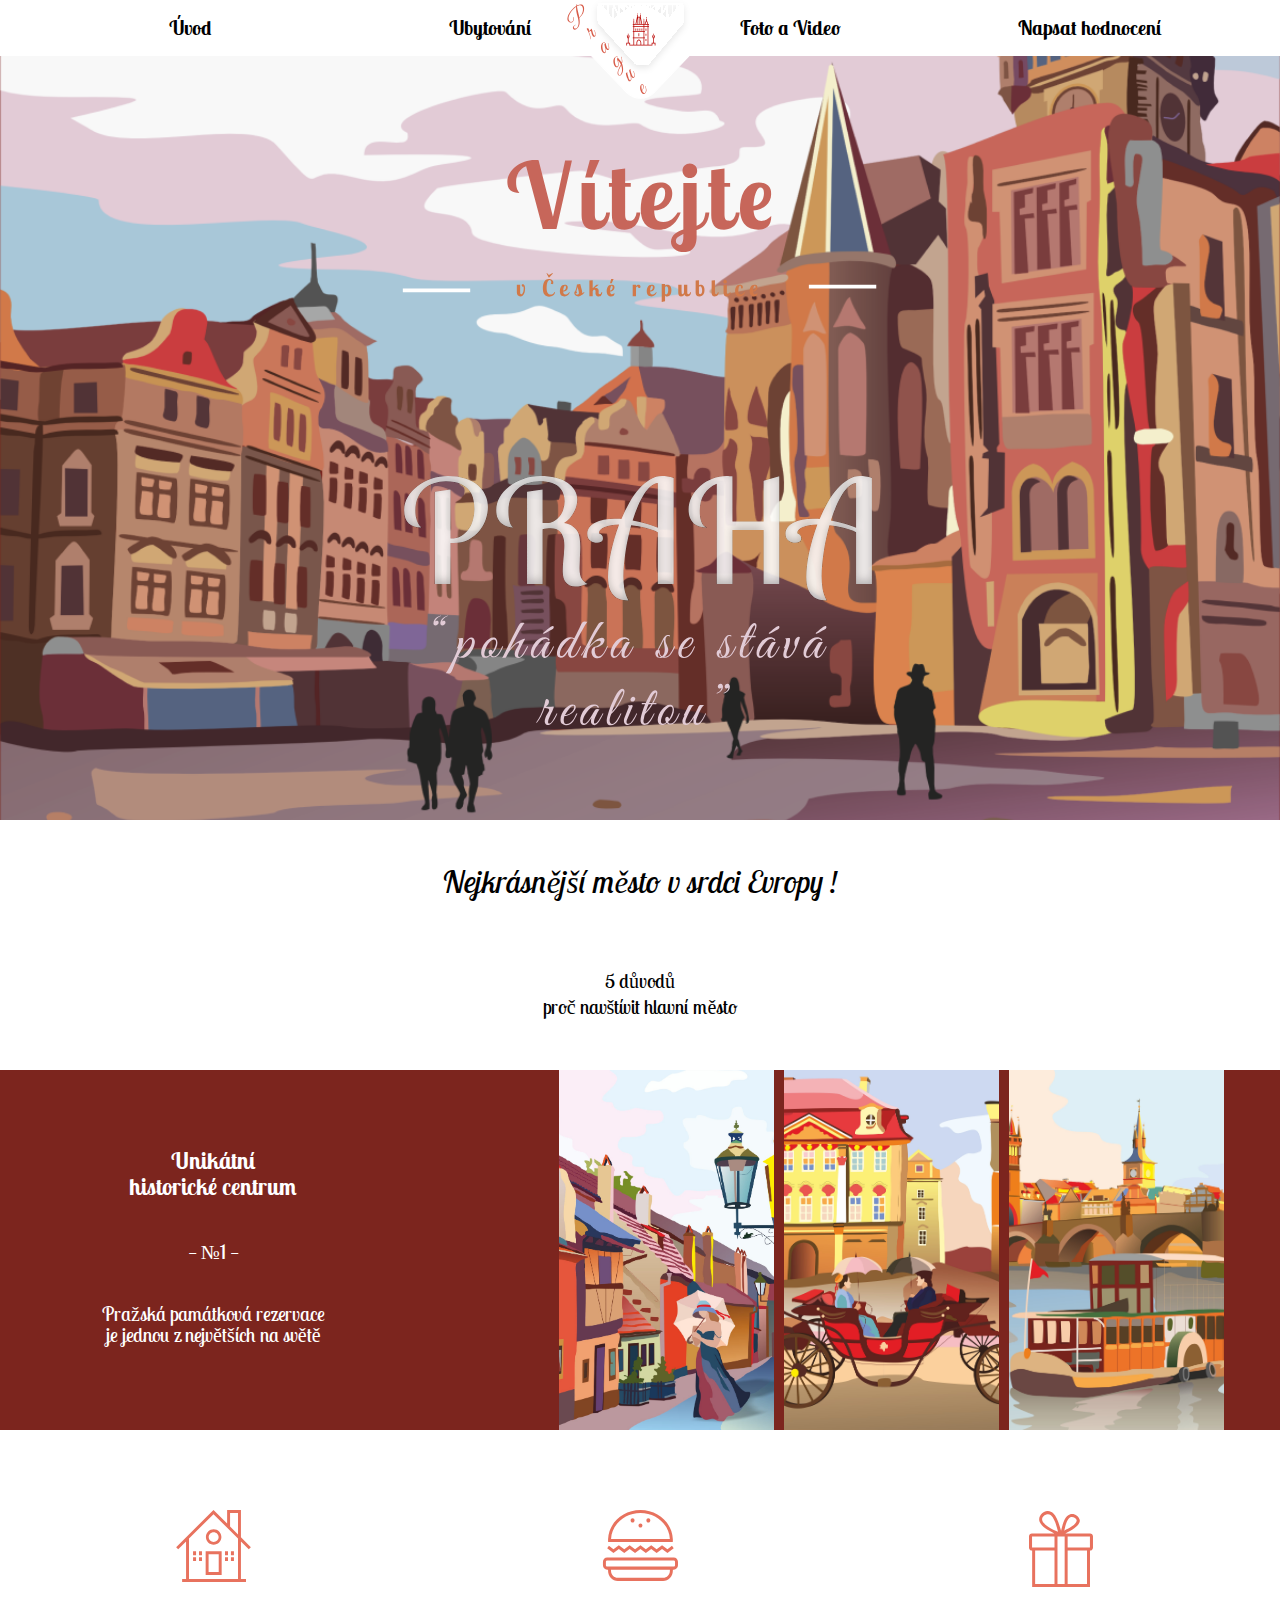
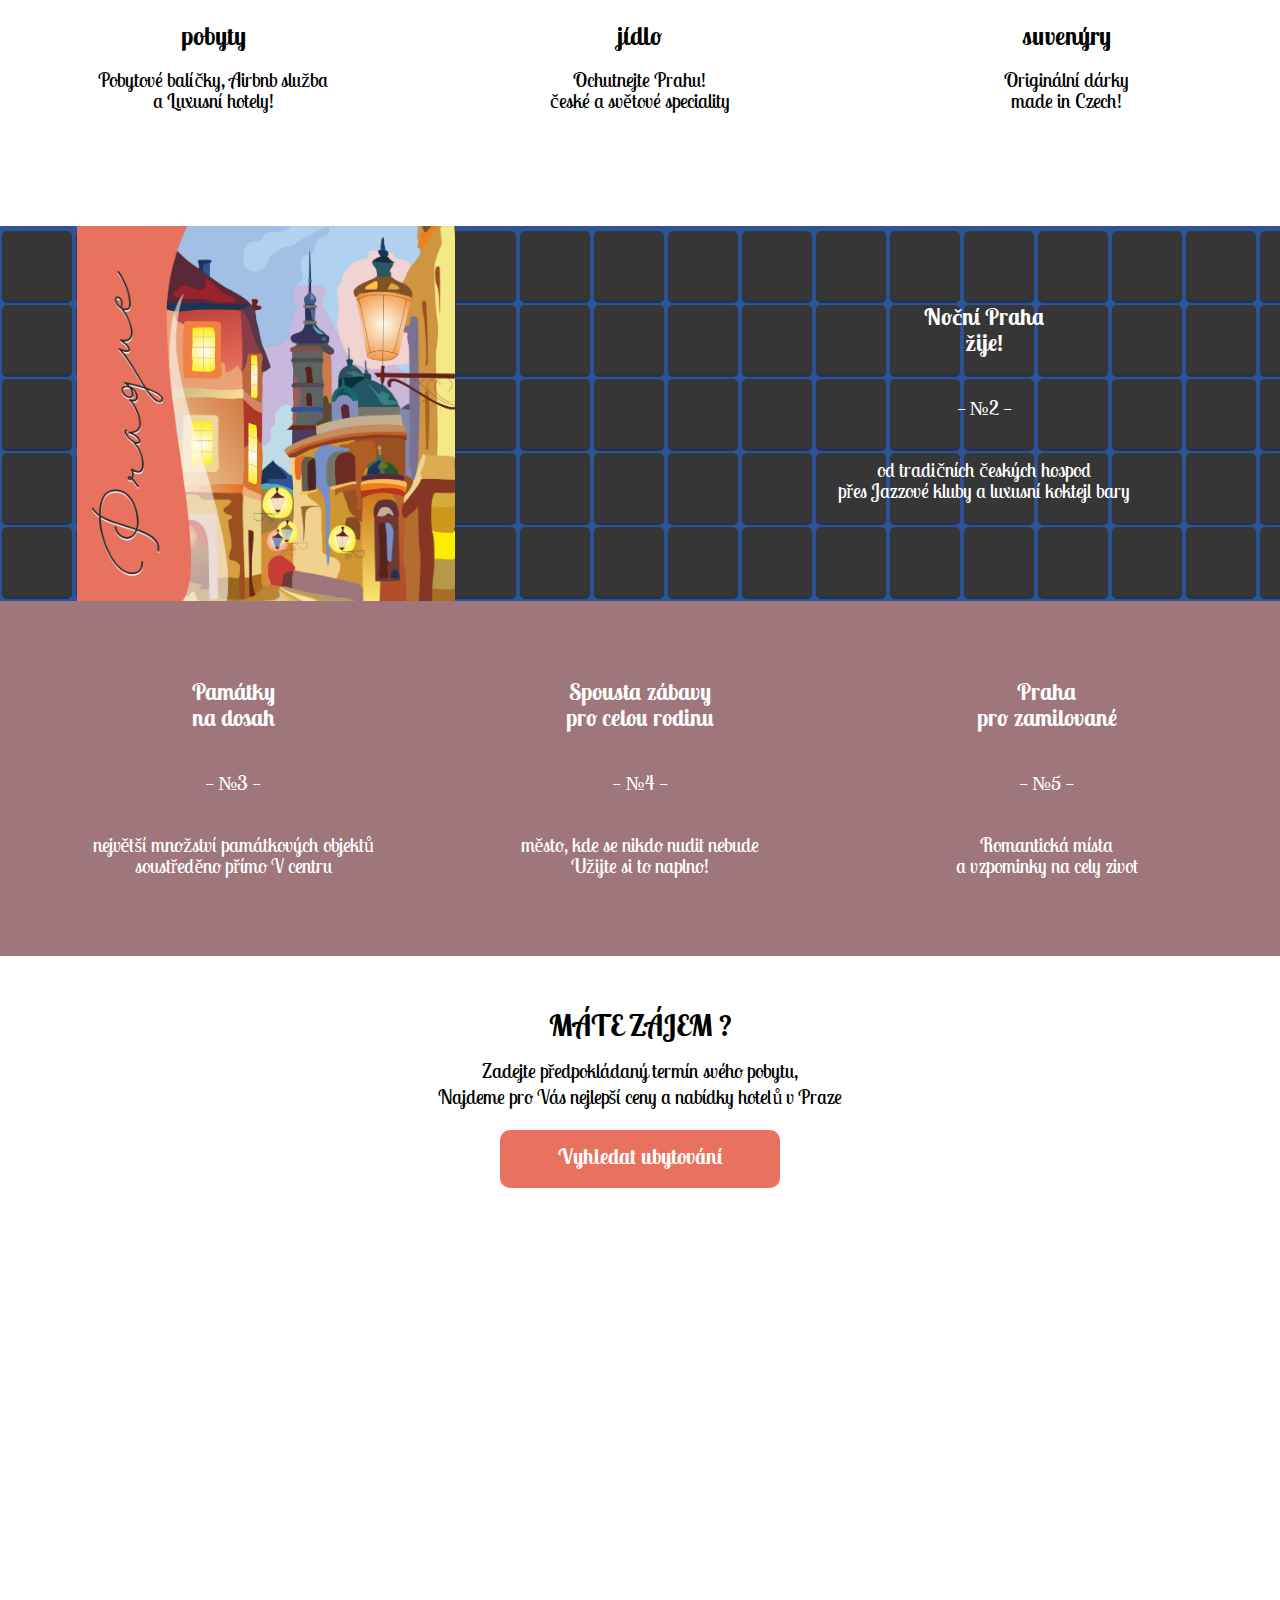
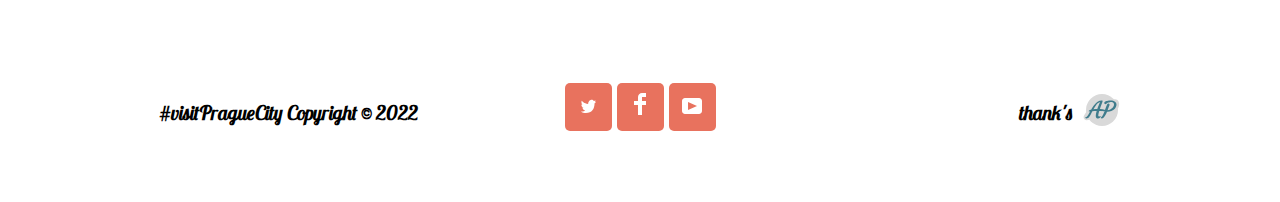
<file: index.html>
<!DOCTYPE html>
<html class="page" lang="cs">

<head>
  <meta charset="UTF-8">
  <meta name="viewport" content="width=device-width, initial-scale=1.0">
  <title>PragueCity</title>
  <link rel="stylesheet" href="css/style.css">
  <link rel="stylesheet" href="https://cdnjs.cloudflare.com/ajax/libs/font-awesome/6.1.1/css/all.min.css">
</head>

<body class="page__body">
  <header class="page-header">
    <a class="page-header__logo" href="#">
      <picture>
        <source media="(max-width: 768px)" srcset="svg/logo-prague-mob.svg" width="120" height="auto">
        <img src="svg/logo-prague.svg" alt="main_logo_Prague" width="137" height="68">
      </picture>
    </a>
    <nav class="main-nav main-nav--closed main-nav--nojs">
      <button class="main-nav__toggle" type="button">
        <span class="visually-hidden">menu</span>
      </button>
      <ul class="main-nav__list site-list">
        <li class="site-list__item"><a>Úvod</a></li>
        <li class="site-list__item"><a class="nav-hotels" href="/assets/hotels.html">Ubytování</a></li>
        <li class="site-list__item site-list__item--map"><a href="/assets/media.html">Foto a Video</a></li>
        <li class="site-list__item site-list__item--feedback"><a href="/assets/form.html">Napsat hodnocení</a></li>
      </ul>
    </nav>
  </header>
  <main class="page-main">
    <h1 class="visually-hidden">
      welcome to Prague !
    </h1>
    <section class="intro">
      <h2 class="visually-hidden">introduce Prague </h2>
      <div class="intro__logo">
        <img src="svg/intro-prague.svg" alt="logo_welcome_to_Prague" width="auto" height="auto">
      </div>
      <p class="intro__slogan-text">
        Nejkrásnější město <br>v srdci Evropy !
      </p>
    </section>
    <section class="advantages">
      <h2 class="visually-hidden">
        výhody
      </h2>
      <p class="advantages__text">
        5 důvodů <br> proč navštívit hlavní město
      </p>
      <ul class="advantages__list">
        <li class="advantages__item advantages__item--pic1">
          <div>
            <h3 class="advantages__title">
              Unikátní <br> historické centrum
            </h3>
            <p class="advantages__number">— №1 —</p>
            <p class="advatnages__description">
              Pražská památková rezervace <br> je jednou z největších na světě
            </p>
          </div>
          <div class="block-pic-1">
            <div class="hover-block">
              <div class="hover-conteiner">
                  <img src="./img/01.jpg" width="360" height="360" alt="">
              </div>
              <div class="hover-conteiner">
                  <img src="./img/02.jpg" width="360" height="360"  alt="">
              </div>
              <div class="hover-conteiner">
                  <img src="./img/03.jpg" width="360" height="360"  alt="">
              </div>
          </div>
          </div>
        </li>

        <div class="benefits">
          <h3 class="visually-hidden">
            benefity
          </h3>
          <div class="benefits-wrapper">
            <ul class="benefits__list">
              <il class="benefits__item benefits__item--housing">
                <h4 class="benefits__title">pobyty</h4>
                <p class="benefits_text"> Pobytové balíčky, Airbnb služba <br> a Luxusní hotely!</p>
              </il>
              <il class="benefits__item benefits__item--foods">
                <h4 class="benefits__title">jídlo</h4>
                <p class="benefits_text">Ochutnejte Prahu! <br>české a světové speciality</p>
              </il>
              <il class="benefits__item benefits__item--gifts">
                <h4 class="benefits__title">suvenýry</h4>
                <p class="benefits_text">Originální dárky<br> made in Czech!</p>
              </il>
            </ul>
            <ul class="benefits__list-icon">
              <li class="house"><img class="img-icon" src="./svg/icon-house.svg" alt=""></li>
              <li class="burger"><img class="img-icon"  src="./svg/icon-burger.svg" alt=""></li>
              <li class="gif"><img class="img-icon"  src="./svg/icon-gif.svg" alt=""></li>
            </ul>
          </div>
        </div>

        <li class="advantages__item advantages__item--pic2">
          <div class="advantages__item-hover-color-block">
            <h3 class="advantages__title advantages__title--shape">
              Noční Praha<br>žije!
            </h3>
            <p class="advantages__number">— №2 —</p>
            <p class="advatnages__description">
              od tradičních českých hospod<br> přes Jazzové kluby a luxusní koktejl bary
            </p>
          </div>
          <div class="block-pic-2"><div class="hover-color-container" id="container"> </div></div>
        </li>
        <div class="advantages-tablet-wrapper">
          <li class="advantages__item">
            <h3 class="advantages__title">
              Památky <br>na dosah
            </h3>
            <p class="advantages__number">— №3 —</p>
            <p class="advatnages__description">
              největší množství památkových objektů <br>soustředěno přímo V centru
            </p>
          </li>
          <li class="advantages__item">
            <div class="vector-line"></div>
            <h3 class="advantages__title">
              Spousta zábavy<br>pro celou rodinu
            </h3>
            <p class="advantages__number">— №4 —</p>
            <p class="advatnages__description">
              město, kde se nikdo nudit nebude <br> Užijte si to naplno!
            </p>
            <div class="vector-line"></div>
          </li>
          <li class="advantages__item">
            <h3 class="advantages__title">
              Praha<br>pro zamilované
            </h3>
            <p class="advantages__number">— №5 —</p>
            <p class="advatnages__description">
              Romantická místa <br>a vzpominky na cely zivot
            </p>
          </li>
        </div>
      </ul>
    </section>

    <section class="form-conteiner">
      <div class="form-wrapper">
        <h2 class="form__title">
          MÁTE ZÁJEM ?
        </h2>
        <p class="form__text">
          Zadejte předpokládaný termín svého pobytu, <br>
          Najdeme pro Vás nejlepší ceny a nabídky hotelů v Praze
        </p>
        <a class="search-link button button-action">
          Vyhledat ubytování
        </a>
        <iframe class="map"
          src="https://www.google.com/maps/embed?pb=!1m18!1m12!1m3!1d163930.5032554559!2d14.325538498676588!3d50.059805780816234!2m3!1f0!2f0!3f0!3m2!1i1024!2i768!4f13.1!3m3!1m2!1s0x470b939c0970798b%3A0x400af0f66164090!2sPraha!5e0!3m2!1scs!2scz!4v1637758942750!5m2!1scs!2scz"
          width="auto" height="200" style="border:0;" allowfullscreen="" loading="lazy"></iframe>
    </section>
    </div>
    <section class="search-form">

      <div class="search-form-box">
    
        <form id="searchForm"  class="search-form form">
    
          <div class="check-in">
            <label class="label-search-form" for="appointment-date-checkin">Příjezd:</label>
            <input class="date-in date" type="date" name="check-in" id="appointment-date-checkin">
          </div>
    
          <div class="check-out">
            <label class="label-search-form" for="appointment-date-checkout">Odjezd:</label>
            <input class="date-out date" type="date" name="check-out" id="appointment-date-checkout">
          </div>
    
          <div class="form-adults-children">
            <div class="adults">
              <label class="label-search-form appointment-adults" for="appointment-adults">Dospělí:</label>
              <input class="number" type="number" name="number-adults" min="1" max="10" id="appointment-adults"
                placeholder="2">
            </div>
    
            <div class="children">
              <label class="label-search-form appointment-children" for="appointment-children">Děti:</label>
              <input class="number" type="number" name="number-children" min="0" max="10" id="appointment-children"
                placeholder="0">
            </div>
          </div>
          <button class="button-search" type="submit">hledat</button>
        </form>
      </div>
    </section>
  </main>

  <footer class="page-footer">
    <div class="footer-wrapper">
      <div class="contact">
        <b class="contact__hashtag">#visitPragueCity</b>
        <b>Copyright © 2022</b>
      </div>
      <ul class="social__item">
        <li class="social__list"><a class="scial__link scial__link--twitter" href="#"><img src="svg/icon-twitter.svg"
              alt="icon-twitter" width="17px" height="15px"></a></li>
        <li class="social__list"><a class="scial__link scial__link--fb" href="#"><img src="svg/fb-icon.svg"
              alt="icon-fb" width="12" height="22"></a></li>
        <li class="social__list"><a class="scial__link scial__link--youtube" href="#"><img src="svg/youtube-icon.svg"
              alt="icon-youtube" width="20" height="16"></a></li>
      </ul>
      <div class="copyright">
        <b class="copyright__text">thank's</b>
        <a href="" class="copyright__link"> <img src="./svg/logoAP.svg" alt="logo-htmlacademy"></a>
      </div>
    </div>
  </footer>

<script src="js/main.js"></script>
<script src="js/search-form.js"></script>
<script src="js/hover-board.js"></script>

</body>

</html>
</file>
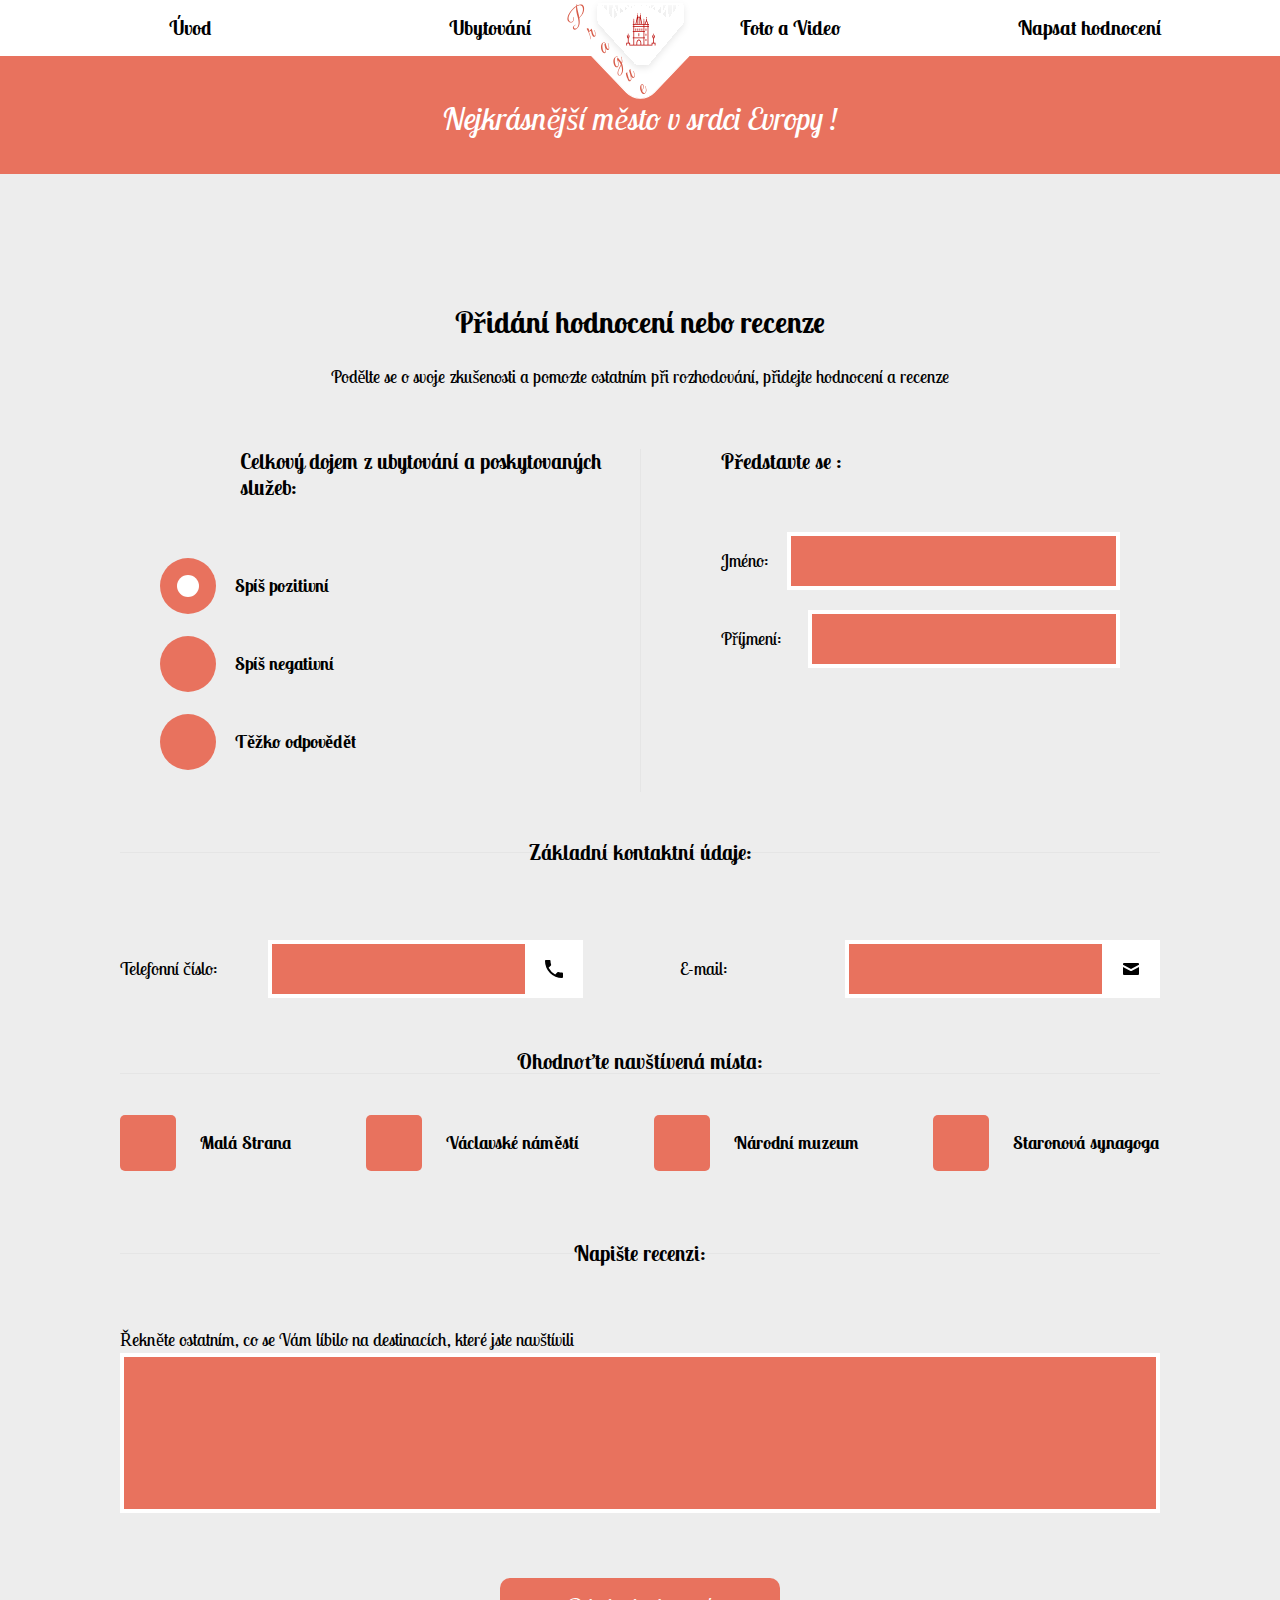
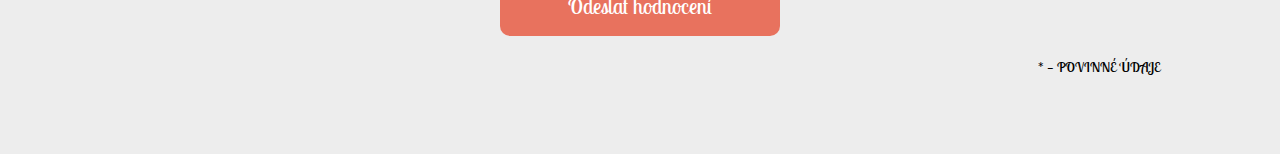
<file: assets/form.html>
<!DOCTYPE html>
<html class="page"  lang="cs">

	<head>
		<meta charset="UTF-8">
		<meta name="viewport" content="width=device-width, initial-scale=1.0">
		<title>Praguecity</title>
		<link rel="stylesheet" href="/css/style.css">
		<link rel="stylesheet" href="/css/form.css">
		<link rel="stylesheet" href="https://cdnjs.cloudflare.com/ajax/libs/font-awesome/6.1.1/css/all.min.css">
	  </head>

<body class="page__body">
  <header class="page-header">
    <a class="page-header__logo" href="/index.html">
      <picture>
        <source media="(max-width: 768px)" srcset="/svg/logo-prague-mob.svg" width="120" height="auto">
        <img src="/svg/logo-prague.svg" alt="main_logo_Prague" width="137" height="68">
      </picture>
    </a>
    <nav class="main-nav main-nav--closed main-nav--nojs">
      <button class="main-nav__toggle" type="button">
        <span class="visually-hidden">menu</span>
      </button>
      <ul class="main-nav__list site-list">
        <li class="site-list__item"><a href="/index.html">Úvod</a></li>
        <li class="site-list__item"><a class="nav-hotels" href="./hotels.html">Ubytování</a></li>
        <li class="site-list__item site-list__item--map"><a href="./media.html">Foto a Video</a></li>
        <li class="site-list__item site-list__item--feedback"><a>Napsat hodnocení</a></li>
      </ul>
    </nav>
  </header>
  <main class="page-main">
    <h1 class="visually-hidden">
      welcome to Prague !
    </h1>
	<section class="intro">
		<h2 class="visually-hidden">introduce Prague </h2>
	
		<p class="intro__slogan-text">
		  Nejkrásnější město <br>v srdci Evropy !
		</p>
	  </section>
  <main>

		<div class="form__wrapper">
			<form class="form" id="feedbackForm" >
				<div class="form__header">
					<div class="form__title form__title_header">Přidání hodnocení nebo recenze</div>
					<div class="form__text">Podělte se o svoje zkušenosti a pomozte ostatním při rozhodování, přidejte hodnocení a recenze</div>
				</div>
				<div class="form__item form__item_name">
					<div class="form__title form__title_left">Představte se :</div>
					
					<label for="name" class="form__label">
					<span class="form__caption">Jméno:</span>
						<input name="name" id="name" type="text" class="form__input form__input_name" required>
					</label>
					<label for="surname" class="form__label">
					<span class="form__caption">Příjmení:</span>
						<input name="surname" id="surname" type="text" class="form__input form__input_name form__input_surname"  required>
					</label>
				</div>
				
				<div class="form__item form__item_contacts">
					<div class="form__title form__title_contacts">Základní kontaktní údaje:</div>
					<label for="tel" class="form__label form__label_contacts form__label_tel">
						<span class="form__caption form__caption_contacts">Telefonní číslo:<span class="form__caption_desktop"></span> </span>
						<span class="form__inputWrapper form__inputWrapper_tel"><input class="form__input form__input_contacts form__input_tel" id="tel" type="tel" name="tel" required></span>
						<span class="form__caption form__caption_contacts form__error form__error_tel">
							Chyba, zkontrolujte telefonní číslo
						</span>
					</label>
					<label for="email" class="form__label form__label_contacts form__label_email">
						<span class="form__caption form__caption_contacts">E-mail: </span>
						<span class="form__inputWrapper form__inputWrapper_email"><input class="form__input form__input_contacts form__input_email" id="email" type="email" name="email"  required></span>
						<span class="form__caption form__caption_contacts form__error form__error_email">
							Chyba, zkontrolujte e-mail
						</span>
					</label>
					
				</div>
				
				
				<div class="form__item form__item_impression">
					<div class="form__title form__title_left form__title_impression">Celkový dojem z ubytování a poskytovaných služeb:</div>
					<input class="form__input form__input_hidden" id="good" type="radio" name="impression" value="good" checked>
					<label class="form__label form__label_click form__label_radio" for="good">Spíš pozitivní</label>
					<input id="bad" class="form__input form__input_hidden" type="radio" name="impression" value="bad">
					<label class="form__label form__label_click form__label_radio" for="bad">Spíš negativní</label>
					<input id="dunno" class="form__input form__input_hidden" type="radio" name="impression" value="dunno">
					<label class="form__label form__label_click form__label_radio" for="dunno">Těžko odpovědět</label>
				</div>
				
				
				<div class="form__item form__item_places">
					<div class="form__title form__title_places">Ohodnoťte navštívená místa:</div>
					
					<div class="form__inner">
							<input id="Devil" class="form__input form__input_hidden" type="checkbox" name="places" value="dunno">
							<label class="form__label form__label_click form__label_checkbox" for="Devil">Malá Strana</label>
							<input id="Slide" class="form__input form__input_hidden" type="checkbox" name="places" value="dunno">
							<label class="form__label form__label_click form__label_checkbox" for="Slide">Národní muzeum</label>
							<input id="BellMountain" class="form__input form__input_hidden" type="checkbox" name="places" value="dunno">
							<label class="form__label form__label_click form__label_checkbox" for="BellMountain">Václavské náměstí</label>
							<input id="RedRocks" class="form__input form__input_hidden" type="checkbox" name="places" value="dunno">
							<label class="form__label form__label_click form__label_checkbox" for="RedRocks">Staronová synagoga</label>
						</div>
					
				</div>
				
				<div class="form__item">
					<div class="form__title form__title_emotions">Napište recenzi:</div>
					<span>Řekněte ostatním, co se Vám líbilo na destinacích, které jste navštívili</span>
					
					<textarea class="form__input form__input_emotions" name="emotions" id="emotions" cols="30" rows="10"> </textarea>
					
					<button class="button button-send">
						Odeslat hodnocení
					</button>
					
					<span class="form__reminder">* &#8212; Povinné údaje</span>
				</div>
			</form>
		</div>

  </main>
  <script src="/js/main.js"></script>
  <script src="/js/form.js"></script>
</body>

</html>
</file>
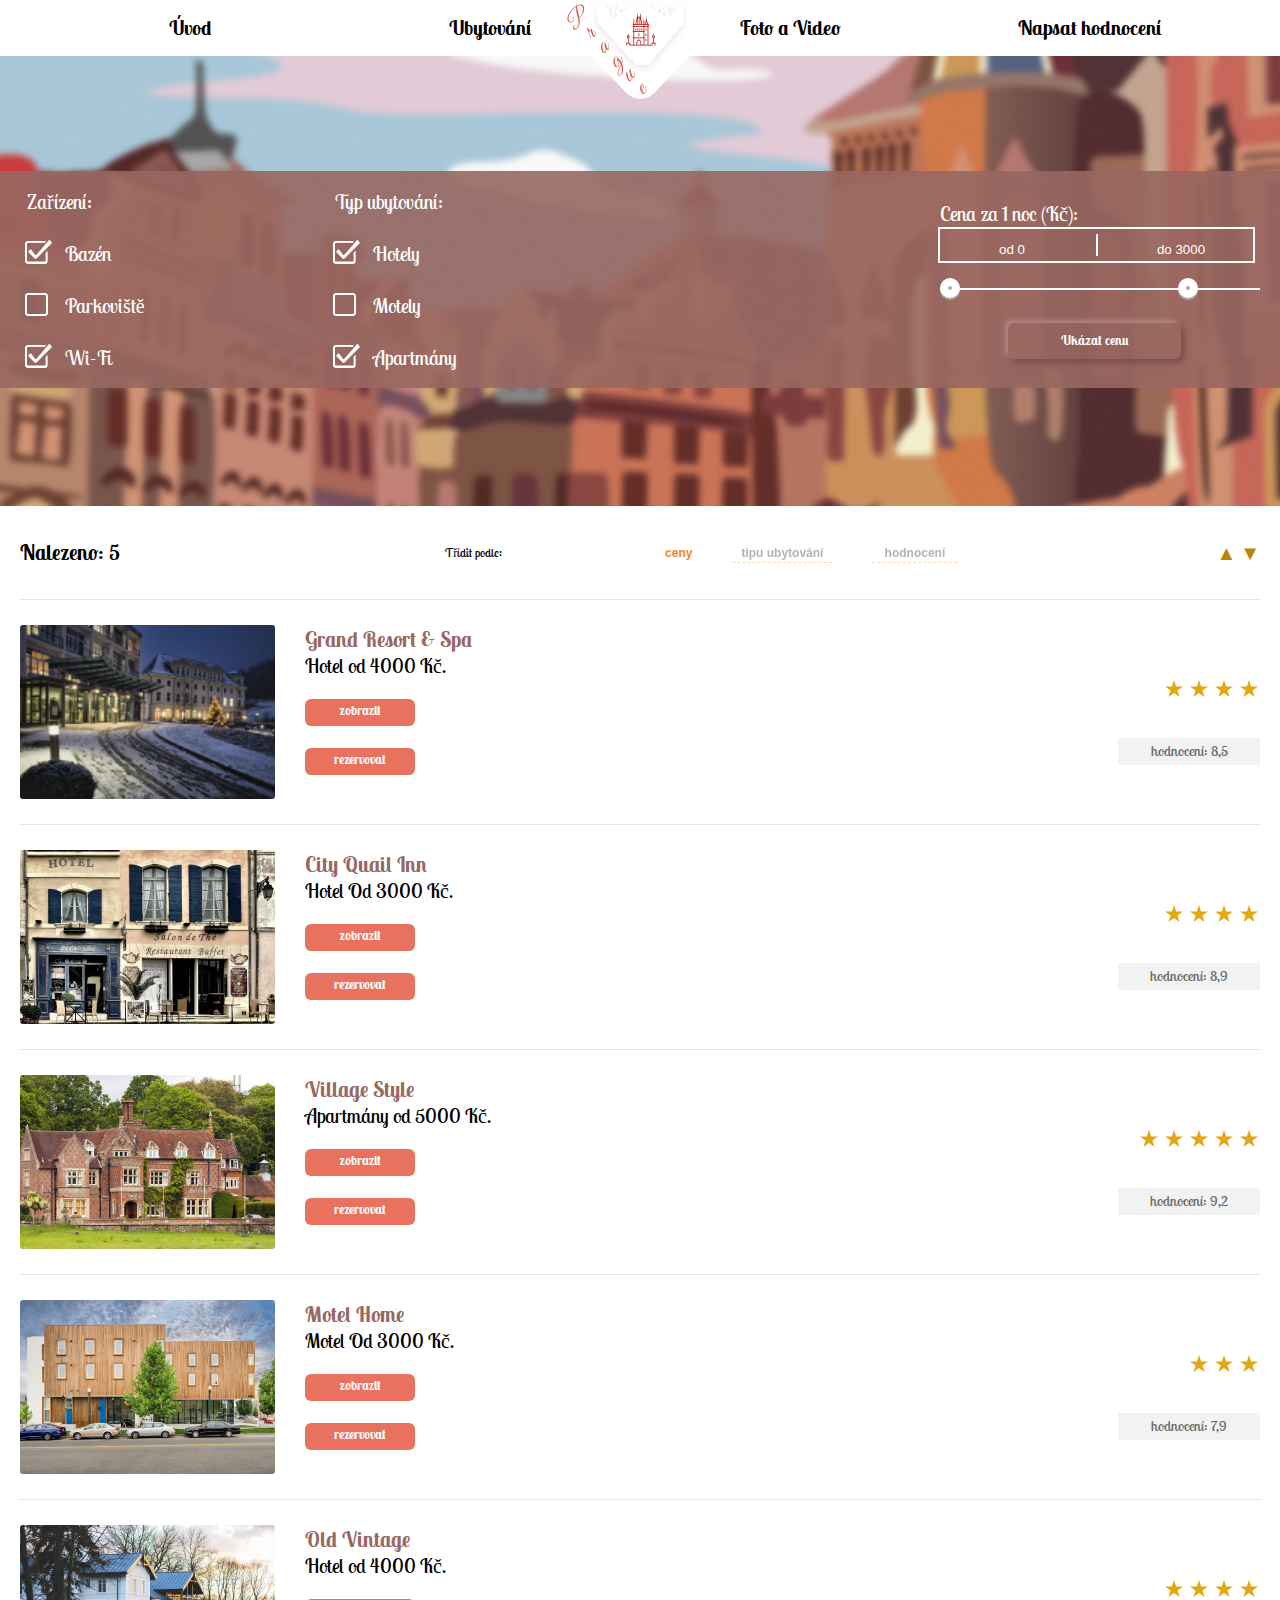
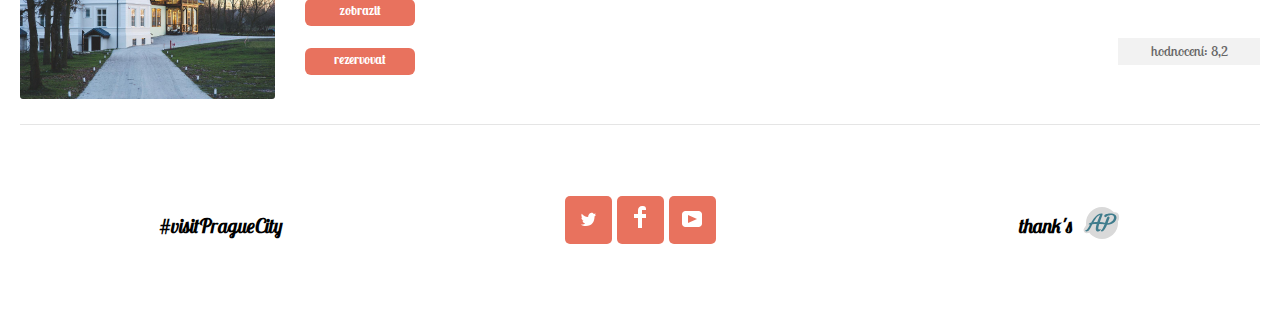
<file: assets/hotels.html>
<!DOCTYPE html>
<html class="page" lang="cs">

<head>
  <meta charset="UTF-8">
  <meta name="viewport" content="width=device-width, initial-scale=1.0">
  <title>Praguecity</title>
  <link rel="stylesheet" href="/css/style.css">
  <link rel="stylesheet" href="/css/hotels.css">
  <link rel="stylesheet" href="https://cdnjs.cloudflare.com/ajax/libs/font-awesome/6.1.1/css/all.min.css">
</head>

<body class="page__body">
  <header class="page-header">
    <a class="page-header__logo" href="#">
      <picture>
        <source media="(max-width: 768px)" srcset="/svg/logo-prague-mob.svg" width="120" height="auto">
        <img src="/svg/logo-prague.svg" alt="main_logo_Prague" width="137" height="68">
      </picture>
    </a>
    <nav class="main-nav main-nav--closed main-nav--nojs">
      <button class="main-nav__toggle" type="button">
        <span class="visually-hidden">menu</span>
      </button>
      <ul class="main-nav__list site-list">
        <li class="site-list__item"><a href="/index.html">Úvod</a></li>
        <li class="site-list__item"><a class="nav-hotels"page-header__logo>Ubytování</a></li>
        <li class="site-list__item site-list__item--map"><a href="./media.html">Foto a Video</a></li>
        <li class="site-list__item site-list__item--feedback"><a href="./form.html">Napsat hodnocení</a></li>
      </ul>
    </nav>
  </header>
  <main>
    <section class="intro-section">
        <div class="wrapper-intro-section">
            <div class="form-infrastructure">
                <form class="infrastructure" action="https://echo.htmlacademy.ru" method="get">
                  <fildset class="fildset-item">
                   <legend>Zařízení:</legend><br>

                     <p> <input class="visually-hidden filter-input-checkbox
                         filter-input"  type="checkbox" name="swimmingpool" id="filter-swimmingpool" checked>
                        <label class="label-checbox" for="filter-swimmingpool">Bazén</label><br>
                     </p>
                     <p> <input class="visually-hidden filter-input-checkbox
                           filter-input"  type="checkbox" name="parking" id="filter-parking">
                        <label class="label-checbox" for="filter-parking">Parkoviště</label><br>
                     </p>
                     <p>
                        <input class="visually-hidden filter-input-checkbox
                             filter-input"  type="checkbox" name="Wi-Fi" id="filter-Wi-Fi" checked>
                        <label class="label-checbox" for="filter-Wi-Fi">Wi-Fi</label>
                     </p>
                  </fildset>
                </form>
              </div>
              <div class="form-hausing">
                  <form class="housing" action="https://echo.htmlacademy.ru" method="get">
                    <fildset class="fildset-item">

                      <legend>Typ ubytování:</legend><br>

                      <p> <input class="visually-hidden filter-input-checkbox
                        filter-input"  type="checkbox" name="hotel" id="filter-hotel" checked>
                         <label class="label-checbox" for="filter-hotel">Hotely</label><br>
                      </p>
                      <p> <input class="visually-hidden filter-input-checkbox
                         filter-input"  type="checkbox" name="motel" id="filter-motel" >
                        <label class="label-checbox" for="filter-motel">Motely </label><br>
                      </p>
                      <p> <input class="visually-hidden filter-input-checkbox
                         filter-input"  type="checkbox" name="apart" id="filter-apart" checked>
                        <label class="label-checbox" for="filter-apart">Apartmány</label>
                      </p>

                    </fildset>
                  </form>
               </div>
               <div class="form-filter">
                <form class="filtr" action="https://echo.htmlacademy.ru" method="get">
                  <fieldset class="fieldset-item" >

                       <legend class="price">Cena za 1 noc (Kč):</legend>

                     <div class="range-filter">

                         <div class="range-price">
                           <label class="min-price">
                             <input class="input-min-price" type="text" name="min-price" value="od 0">
                           </label>
                           <div class="range-stick"></div>
                           <label class="max-price">
                             <input class="input-max-price" type="text" name="max-price" value="do 3000">
                           </label>
                         </div>

                         <div id="slider" class="range-control">
                             <div class="bar"></div>
                             <div class="thumb toggle toggle-min" tabindex="0"></div>
                             <div class="thumb toggle toggle-max" tabindex="0"></div>
                         </div>
                     </div>
                 </fieldset>
               </form>
                     <button class="button-show" type="submit">Ukázat cenu</button>
           </div>
      </div>
    </section>

<section class="hotel-list">
       <div class="wrapper-hotel-list">
            <div class="option-panel">
                <h2>Nalezeno: 5</h2>
                <h3>Třídit podle:</h3>
                <div class="option-list">
                  <button class="button-price">ceny</button>
                  <button class="button-type">tipu ubytování</button>
                  <button class="button-rating">hodnocení</button>
                </div>
               <div class="symbols">
                  &#9650;
                  &#9660;
               </div>
            </div>
        </div>

        <div class="border-1"></div>

        <div class="wrapper-hotel-list">
          <div class="hotel-1">
               <img src="/img/hotel-grand.jpg" width="255" height="174" alt="">
          <div class="price-wrapper">

           <h3><a class="link-hotel" href="#">Grand Resort & Spa</a></h3>
             <h4>
               <span>Hotel</span>
               <span>od 4000 Kč.</span>
              </h4>
            <div class="button-box">
              <button class="button1">zobrazit</button>
              <button class="button2">rezervovat</button>
            </div>
            </div>
            <div class="box-rating">

              <div class="stars-block-1">


                <p class="stars-block-item">
                  <input class="visually-hidden  rating-input" id="stars-rating__1" type="checkbox"  name="rating" checked>
                  <label class="rating-label" for="stars-rating__1"></label>
                </p>

                <p class="stars-block-item">
                  <input class="visually-hidden  rating-input" id="stars-rating__2" type="checkbox"  name="rating" checked>
                  <label class="rating-label" for="stars-rating__2"></label>
                </p>

                <p class="stars-block-item">
                  <input class="visually-hidden  rating-input" id="stars-rating__3" type="checkbox" name="rating" checked>
                  <label class="rating-label" for="stars-rating__3"></label>
                </p>

                <p class="stars-block-item">
                  <input class="visually-hidden  rating-input" id="stars-rating__4" type="checkbox"  name="rating " checked>
                  <label class="rating-label" for="stars-rating__4"></label>
                </p>

              </div>
      
            <p class="rating">hodnocení: 8,5</p>
         </div>
       </div>
      </div>

       <div class="border-1"></div>
       <div class="wrapper-hotel-list">
          <div class="hotel-2">
               <img src="/img/hotel-city.jpg" width="255" height="174" alt="">
          <div class="price-wrapper">
           <h3><a href="#" class="link-hotel">City Quail Inn</a></h3>
             <h4>
               <span>Hotel</span>
               <span>Od 3000 Kč.</span>
             </h4>
            <div class="button-box">
              <button class="button1">zobrazit</button>
              <button class="button2">rezervovat</button>
            </div>
            </div>
            <div class="box-rating">

              <div class="stars-block-1">

                <p class="stars-block-item">
                  <input class="visually-hidden  rating-input" id="stars-rating__5" type="checkbox"  name="rating" checked>
                  <label class="rating-label" for="stars-rating__5"></label>
                </p>

                <p class="stars-block-item">
                  <input class="visually-hidden  rating-input" id="stars-rating__6" type="checkbox" name="rating" checked>
                  <label class="rating-label" for="stars-rating__6"></label>
                </p>

                <p class="stars-block-item">
                  <input class="visually-hidden  rating-input" id="stars-rating__7" type="checkbox"  name="rating" checked>
                  <label class="rating-label" for="stars-rating__7"></label>
                </p>
                <p class="stars-block-item">
                  <input class="visually-hidden  rating-input" id="stars-rating__7" type="checkbox"  name="rating" checked>
                  <label class="rating-label" for="stars-rating__7"></label>
                </p>

            </div>
            <p class="rating">hodnocení: 8,9</p>
         </div>
        </div>
      </div>


       <div class="border-1"></div>

       <div class="wrapper-hotel-list">
        <div class="hotel-3">
             <img src="/img/hotel-village.jpg" width="255" height="174" alt="">
        <div class="price-wrapper">
         <h3><a class="link-hotel" href="#">Village Style</a></h3>
           <h4>
             <span>Apartmány</span>
             <span>od 5000 Kč.</span>
            </h4>
          <div class="button-box">
            <button class="button1">zobrazit</button>
            <button class="button2">rezervovat</button>
          </div>
          </div>
          <div class="box-rating">

            <div class="stars-block-1">

              <p class="stars-block-item">
                <input class="visually-hidden  rating-input" id="stars-rating__8" type="checkbox" name="rating" checked>
                <label class="rating-label" for="stars-rating__8"></label>
              </p>

              <p class="stars-block-item">
                <input class="visually-hidden  rating-input" id="stars-rating__9" type="checkbox"  name="rating" checked>
                <label class="rating-label" for="stars-rating__9"></label>
              </p>
              <p class="stars-block-item">
                <input class="visually-hidden  rating-input" id="stars-rating__8" type="checkbox" name="rating" checked>
                <label class="rating-label" for="stars-rating__8"></label>
              </p>

              <p class="stars-block-item">
                <input class="visually-hidden  rating-input" id="stars-rating__9" type="checkbox"  name="rating" checked>
                <label class="rating-label" for="stars-rating__9"></label>
              </p>
              <p class="stars-block-item">
                <input class="visually-hidden  rating-input" id="stars-rating__9" type="checkbox"  name="rating" checked>
                <label class="rating-label" for="stars-rating__9"></label>
              </p>
          </div>
          <p class="rating">hodnocení: 9,2</p>
       </div>
     </div>
   </div>
     <div class="border-1"></div>
     <div class="wrapper-hotel-list">
        <div class="hotel-4">
             <img src="/img/hotel-motel.jpg" width="255" height="174" alt="">
        <div class="price-wrapper">
         <h3><a href="#" class="link-hotel">Motel Home</a></h3>
           <h4>
             <span>Motel</span>
             <span>Od 3000 Kč.</span>
           </h4>
          <div class="button-box">
            <button class="button1">zobrazit</button>
            <button class="button2">rezervovat</button>
          </div>
          </div>
          <div class="box-rating">

            <div class="stars-block-1">

              <p class="stars-block-item">
                <input class="visually-hidden  rating-input" id="stars-rating__5" type="checkbox"  name="rating" checked>
                <label class="rating-label" for="stars-rating__5"></label>
              </p>

              <p class="stars-block-item">
                <input class="visually-hidden  rating-input" id="stars-rating__6" type="checkbox" name="rating" checked>
                <label class="rating-label" for="stars-rating__6"></label>
              </p>

              <p class="stars-block-item">
                <input class="visually-hidden  rating-input" id="stars-rating__7" type="checkbox"  name="rating" checked>
                <label class="rating-label" for="stars-rating__7"></label>
              </p>

          </div>
          <p class="rating">hodnocení: 7,9</p>
       </div>
      </div>
    </div>


     <div class="border-1"></div>

     <div class="wrapper-hotel-list">
      <div class="hotel-5">
           <img src="/img/hotel-vintage.jpg" width="255" height="174" alt="">
      <div class="price-wrapper">
       <h3><a class="link-hotel" href="#">Old Vintage</a></h3>
         <h4>
           <span>Hotel</span>
           <span>od 4000 Kč.</span>
          </h4>
        <div class="button-box">
          <button class="button1">zobrazit</button>
          <button class="button2">rezervovat</button>
        </div>
        </div>
        <div class="box-rating">

          <div class="stars-block-1">

            <p class="stars-block-item">
              <input class="visually-hidden  rating-input" id="stars-rating__8" type="checkbox" name="rating" checked>
              <label class="rating-label" for="stars-rating__8"></label>
            </p>

            <p class="stars-block-item">
              <input class="visually-hidden  rating-input" id="stars-rating__9" type="checkbox"  name="rating" checked>
              <label class="rating-label" for="stars-rating__9"></label>
            </p>
            <p class="stars-block-item">
              <input class="visually-hidden  rating-input" id="stars-rating__8" type="checkbox" name="rating" checked>
              <label class="rating-label" for="stars-rating__8"></label>
            </p>

            <p class="stars-block-item">
              <input class="visually-hidden  rating-input" id="stars-rating__9" type="checkbox"  name="rating" checked>
              <label class="rating-label" for="stars-rating__9"></label>
            </p>
        </div>
        <p class="rating">hodnocení: 8,2</p>
     </div>
   </div>
 </div>
   <div class="border-1"></div>
</section>

  </main>
  <footer class="page-footer">
    <div class="footer-wrapper">
      <div class="contact">
        <b class="contact__hashtag">#visitPragueCity</b>
      </div>
      <ul class="social__item">
        <li class="social__list"><a class="scial__link scial__link--twitter" href="#"><img src="/svg/icon-twitter.svg"
              alt="icon-twitter" width="17px" height="15px"></a></li>
        <li class="social__list"><a class="scial__link scial__link--fb" href="#"><img src="/svg/fb-icon.svg"
              alt="icon-fb" width="12" height="22"></a></li>
        <li class="social__list"><a class="scial__link scial__link--youtube" href="#"><img src="/svg/youtube-icon.svg"
              alt="icon-youtube" width="20" height="16"></a></li>
      </ul>
      <div class="copyright">
        <b class="copyright__text">thank's</b>
        <a href="" class="copyright__link"> <img src="/svg/logoAP.svg" alt="logo"></a>
      </div>
    </div>
  </footer>
 <script src="/js/main.js"></script>
 <script src="/js/hotels.js"></script>
</body>

</html>
</file>
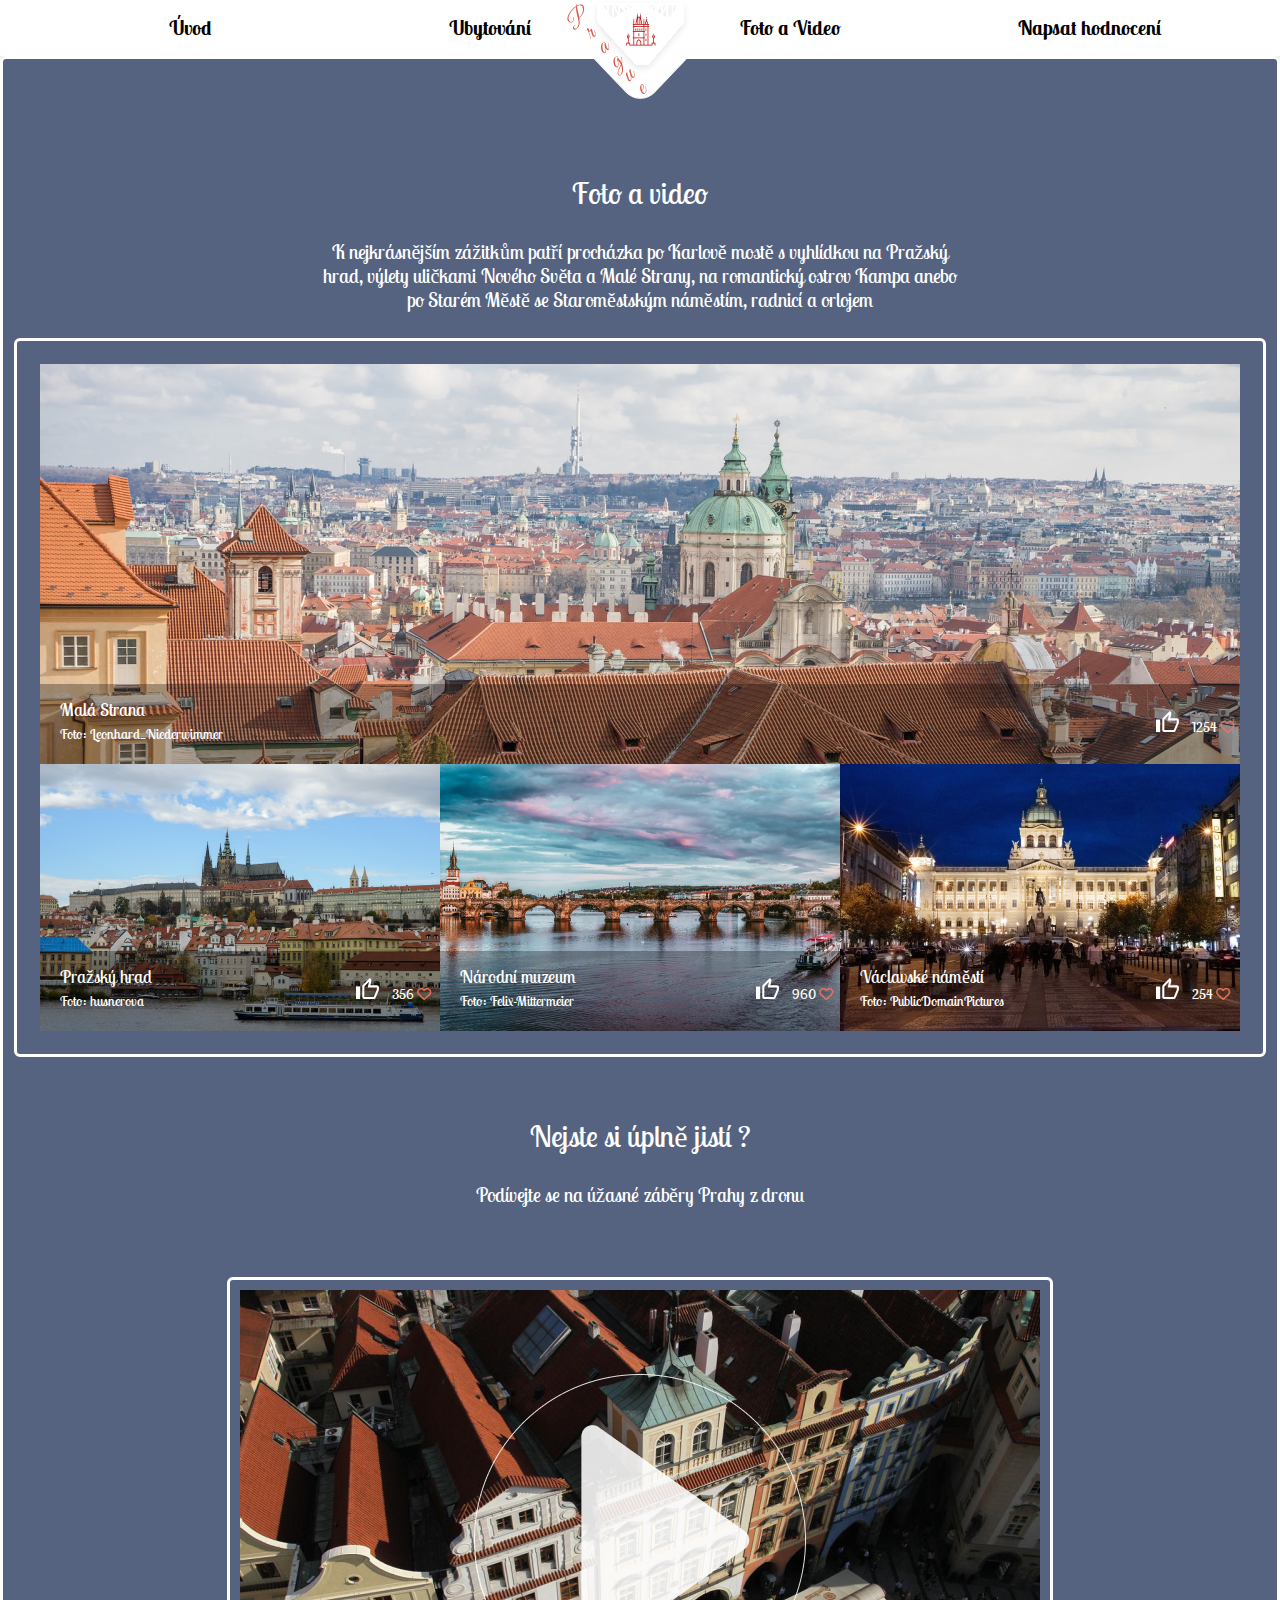
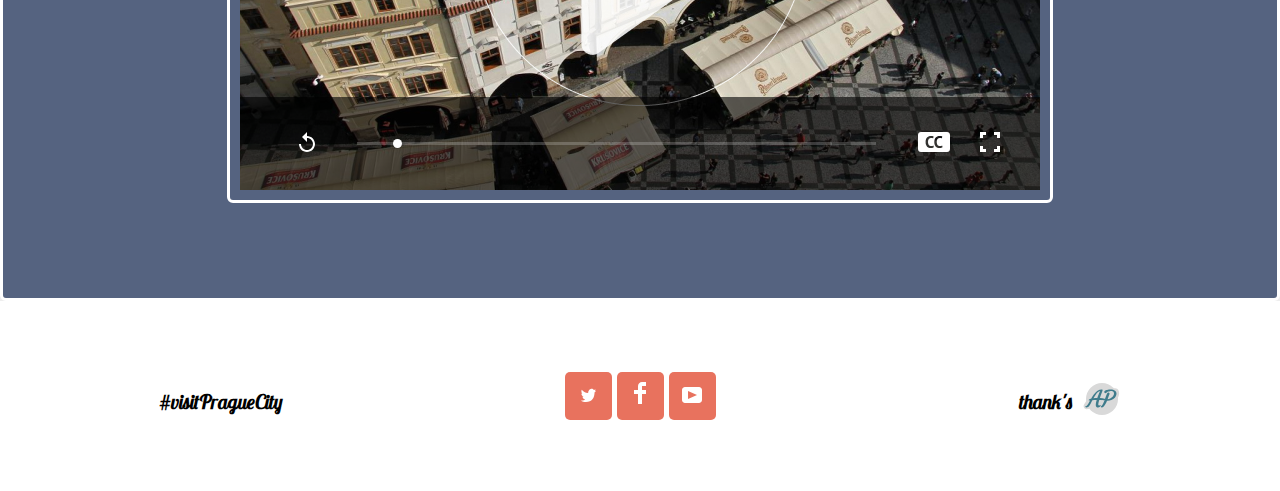
<file: assets/media.html>
<!DOCTYPE html>
<html class="page" lang="cs">

<head>
  <meta charset="UTF-8">
  <meta name="viewport" content="width=device-width, initial-scale=1.0">
  <title>Praguecity</title>
  <link rel="stylesheet" href="/css/media.css">
  <link rel="stylesheet" href="/css/style.css">
  <link rel="stylesheet" href="https://cdnjs.cloudflare.com/ajax/libs/font-awesome/6.1.1/css/all.min.css">
</head>

<body class="page__body">
  <header class="page-header">
    <a class="page-header__logo" href="/index.html">
      <picture>
        <source media="(max-width: 768px)" srcset="/svg/logo-prague-mob.svg" width="120" height="auto">
        <img src="/svg/logo-prague.svg" alt="main_logo_Prague" width="137" height="68">
      </picture>
    </a>
    <nav class="main-nav main-nav--closed main-nav--nojs">
      <button class="main-nav__toggle" type="button">
        <span class="visually-hidden">menu</span>
      </button>
      <ul class="main-nav__list site-list">
        <li class="site-list__item"><a href="/index.html">Úvod</a></li>
        <li class="site-list__item"><a class="nav-hotels" href="./hotels.html">Ubytování</a></li>
        <li class="site-list__item site-list__item--map"><a>Foto a Video</a></li>
        <li class="site-list__item site-list__item--feedback"><a href="./form.html">Napsat hodnocení</a></li>
      </ul>
    </nav>
  </header>
  <main class="page-main content">
    <div class="background-conteiner">
        <h1 class="visually-hidden">
            welcome to Prague !
          </h1>
          <section class="photos">
              <div class="photos__header">
                  <div class="photos__title">Foto a video</div>
                  <div class="photos__text">
                    K nejkrásnějším zážitkům patří procházka po Karlově mostě s vyhlídkou na Pražský hrad, výlety uličkami Nového Světa a Malé Strany, na romantický ostrov Kampa anebo po Starém Městě se Staroměstským náměstím, radnicí a orlojem 
                    <!-- Zdroj: https://www.kudyznudy.cz/kam-pojedete/hlavni-mesto-praha -->
                  </div>
              </div>
              
              <div class="photos__list">
                  <div class="conteiner-foto-grid--top conteiner-foto-grid--top ">            
                      <div class="photo photo_top conteiner-foto-grid--top">
                      <div class="photo__image">
                          <a href="/img/photo-1-desktop.jpg"><picture>
                                  <source media="(max-width: 768px)" 
                                                  srcset="/img/photo-1-mobile.jpg">
                                  <source media="(max-width: 1200px)" 
                                                  srcset="/img/photo-1-tablet.jpg">
                                  <img src="/img/photo-1-desktop.jpg" alt="Дорога в закат">
                              </picture></a>
                      </div>
                      <div class="photo__footer">
                          <div class="photo__title">Malá Strana</div>
                          <div class="photo__author">Foto: <span>Leonhard_Niederwimmer</span></div>
                          <div class="photo__like">
                              <img src="/svg/like-icon.svg.svg" alt="">
                              1254 <i class="far fa-heart" ></i></div>
                      </div>
                  </div></div>
                  <div class="conteiner-foto-grid">            
                      <div class="photo">
                      <div class="photo__image">
                          <a href="/img/photo-2-desktop.jpg">
                              <picture>
                                  <source media="(max-width: 768px)" 
                                                  srcset="/img/photo-2-mobile.jpg">
                                  <source media="(max-width: 1200px)" 
                                                  srcset="/img/photo-2-tablet.jpg">
                                  <img src="/img/photo-2-desktop.jpg" alt="Дорога в закат">
                              </picture>
                          </a>
                      </div>
                      <div class="photo__footer">
                          <div class="photo__title">Pražský hrad</div>
                          <div class="photo__author">Foto: <span>husnerova</span></div>
                          <div class="photo__like">
                              <img src="/svg/like-icon.svg.svg" alt="">
                              356 <i class="far fa-heart" ></i></div>
                      </div>
                  </div></div>
                  <div class="conteiner-foto-grid">            
                      <div class="photo">
                      <div class="photo__image">
                          <a href="/img/photo-3-desktop.jpg">
                              <picture>
                                  <source media="(max-width: 768px)" 
                                                  srcset="/img/photo-3-mobile.jpg">
                                  <source media="(max-width: 1200px)" 
                                                  srcset="/img/photo-3-tablet.jpg">
                                  <img src="/img/photo-3-desktop.jpg" alt="Дорога в закат">
                              </picture>
                          </a>
                      </div>
                      <div class="photo__footer">
                          <div class="photo__title">Národní muzeum</div>
                          <div class="photo__author">Foto: <span>Felix-Mittermeier</span></div>
                          <div class="photo__like">
                              <img src="/svg/like-icon.svg.svg" alt="">
                              960 <i class="far fa-heart" ></i></div>
                      </div>
                  </div></div>
                  <div class="conteiner-foto-grid">           
                       <div class="photo">
                      <div class="photo__image">
                          <a href="/img/photo-4-desktop.jpg">
                              <picture>
                                  <source media="(max-width: 768px)" 
                                                  srcset="/img/photo-4-mobile.jpg">
                                  <source media="(max-width: 1200px)" 
                                                  srcset="/img/photo-4-tablet.jpg">
                                  <img src="/img/photo-4-desktop.jpg" alt="Дорога в закат">
                              </picture>
                          </a>
                      </div>
                      <div class="photo__footer">
                          <div class="photo__title">Václavské náměstí</div>
                          <div class="photo__author">Foto: <span>PublicDomainPictures</span></div>
                          <div class="photo__like">
                            <img src="/svg/like-icon.svg.svg" alt="">
                              254 <i class="far fa-heart" ></i></div>
                              
                      </div>
                  </div></div>
      
      
      
      
              </div>
              
      <!--			END OF PHOTOS__LIST-->
          
          
              <div class="photos__video">
                  <div class="photos__header photos__header_video">
                      <div class="photos__title">Nejste si úplně jistí ?</div>
                      <div class="photos__text">Podívejte se na úžasné záběry Prahy z dronu</div>
                  </div>
                
                    <div class="background-conteiner ">
                        <div class="video">  
                            <video class="my_video" width="100%" height="auto" preload="none">
                                <source src="/video/videoplayback.mp4"
                                type="video/mp4" />
                                <source src="/video/videoplayback.webm"
                                type="video/webm" />
                                <!-- <source src="video/videoplayback.ogv"
                                type="video/ogg" /> -->
                                <p>Please update your browser to watch this video</p>
                            </video>
                            
                        <!-- Video Controls -->
                        
                            <div class="video__controls">
                            
                                    <button class="video__pause video__btn"></button>
                                
                                <button class="video__replay video__btn">
                                <img src="/svg/replay.svg.svg" alt="">
                                </button>
                                
                                <div class="video__seekWrapper">
                                    <div class="video__seek">
                                        <div class="video__scale">
                                            <div class="video__bar"></div>
                                            <div class="video__time"></div>
                                            <div class="videoTime-total"></div>
                                        </div>
                                    </div>
                                </div>
                                
                                <button class="video__subtitle video__btn">
                                       <img src="/svg/subtitles.svg.svg" alt="">
                                </button>
                            <button class="fullscreenbtn video__btn">
                                <img src="/svg/fullscreen.svg.svg" alt="">
                            </button>
                            </div>
                            
                        </div>
                    </div>
              </div>
          </section>
    </div>
    
  </main>

  <footer class="page-footer">
    <div class="footer-wrapper">
      <div class="contact">
        <b class="contact__hashtag">#visitPragueCity</b>
      </div>
      <ul class="social__item">
        <li class="social__list"><a class="scial__link scial__link--twitter" href="#"><img src="/svg/icon-twitter.svg"
              alt="icon-twitter" width="17px" height="15px"></a></li>
        <li class="social__list"><a class="scial__link scial__link--fb" href="#"><img src="/svg/fb-icon.svg"
              alt="icon-fb" width="12" height="22"></a></li>
        <li class="social__list"><a class="scial__link scial__link--youtube" href="#"><img src="/svg/youtube-icon.svg"
              alt="icon-youtube" width="20" height="16"></a></li>
      </ul>
      <div class="copyright">
        <b class="copyright__text">thank's</b>
        <a href="" class="copyright__link"> <img src="/svg/logoAP.svg" alt="logo-htmlacademy"></a>
      </div>
    </div>
  </footer>

<script src="/js/video.js"></script>
<script src="/js/main.js"></script>

</body>

</html>
</file>
<file: css/style.css>
/* lobster-two-regular - latin */
@font-face {
  font-family: 'Lobster Two';
  font-style: normal;
  font-weight: 400;
  src: local(''),
       url('../fonts/lobster-two-v18-latin-regular.woff2') format('woff2'), /* Chrome 26+, Opera 23+, Firefox 39+ */
       url('../fonts/lobster-two-v18-latin-regular.woff') format('woff'); /* Chrome 6+, Firefox 3.6+, IE 9+, Safari 5.1+ */
}

/* lobster-two-700 - latin */
@font-face {
  font-family: 'Lobster Two';
  font-style: normal;
  font-weight: 700;
  src: local(''),
       url('../fonts/lobster-two-v18-latin-700.woff2') format('woff2'), /* Chrome 26+, Opera 23+, Firefox 39+ */
       url('../fonts/lobster-two-v18-latin-700.woff') format('woff'); /* Chrome 6+, Firefox 3.6+, IE 9+, Safari 5.1+ */
}
/* lobster-two-italic - latin */
@font-face {
  font-family: 'Lobster Two';
  font-style: italic;
  font-weight: 400;
  src: local(''),
       url('../fonts/lobster-two-v18-latin-italic.woff2') format('woff2'), /* Chrome 26+, Opera 23+, Firefox 39+ */
       url('../fonts/lobster-two-v18-latin-italic.woff') format('woff'); /* Chrome 6+, Firefox 3.6+, IE 9+, Safari 5.1+ */
}

.visually-hidden {
  position: absolute;
  width: 1px;
  height: 1px;
  margin: -1px;
  border: 0;
  padding: 0;
  white-space: nowrap;
  -webkit-clip-path: inset(100%);
          clip-path: inset(100%);
  clip: rect(0 0 0 0);
  overflow: hidden;
}

*,
*::before,
*::after {
  box-sizing: border-box;
}

ul,
li,
a {
  list-style: none;
  text-decoration: none;
}

.page {
  height: 100%;
  font-family: 'Lobster Two';
  line-height: 26px;
  font-weight: 400;
font-size: 20px;
}

.page__body {
  min-width: 320px;
  min-height: 100%;
  background-color: #eeeeee;
  margin: 0 auto;
}


.intro-wrapper {
  margin: 0 auto;
  width: auto;
  padding: 0 10px;
}

.benefits-wrapper {
  display: flex;
  flex-direction: row-reverse;
  justify-content: center;
  padding-bottom: 30px;
}
@media (min-width: 768px) {
  .benefits-wrapper {
    margin: 0;
    padding-top: 20px;
    min-height: 330px;
    flex-direction: column-reverse;
  }
}
@media (min-width: 1200px) {
  .benefits-wrapper {
    display: grid;
    grid-template-rows: 1fr 1fr;
    justify-content: stretch;
  }
}

.advantages-tablet-wrapper {
  background-color: #9f767c;
  color: white;
}
@media (min-width: 768px) {
  .advantages-tablet-wrapper {
   padding: 30px;
    display: grid;
    grid-template-columns: 1fr 1fr 1fr;
    padding-top: 0;
    padding-bottom: 60px;
  }
}

.form-wrapper {
  text-align: center;
  padding-top: 33px;
}
@media (min-width: 768px) {
  .form-wrapper {
    padding-top: 56px;
  }
}

.footer-wrapper {
  text-align: center;
  padding-top: 38px;
  padding-bottom: 26px;
  margin-left: 40px;
  margin-right: 40px;
  max-width: 960px;
  margin: 0 auto;
}
@media (min-width: 768px) {
  .footer-wrapper {
    display: grid;
    grid-template-columns: 1fr 1fr 1fr;
    align-items: center;
  }
}


/* head */

.page-header {
  background-color: #ffffff;
  display: flex;
  flex-direction: column-reverse;
}

.page-header__logo {
  height: 56px;
  text-align: center;
  cursor: pointer;
}
.page-header__logo img {
  width: 137px;
  height: 68px;
}
@media (min-width: 1200px) {
  .page-header__logo img {
    width: 286px;
    height: 103px;
    z-index: 100;
  }
}
@media (min-width: 768px) {
  .page-header__logo {
    position: absolute;
    z-index: 100;
    top: 0;
    left: 50%;
    transform: translateX(-50%);
  }
}

.sticky {
  position: sticky;
  z-index: 1000;
  top: 0;
  left: 0;
}

.main-nav {
  background-color:  rgb(232, 114, 94);
  position: relative;
}
@media (min-width: 768px) {
  .main-nav {
    background-color: #ffffff;
  }
}

.main-nav__list {
  margin: 0;
  padding: 0;
  margin: 0 auto;
  list-style: none;
  min-height: 56px;
}
@media (min-width: 768px) {
  .main-nav__list {
    display: grid;
    grid-template-columns: repeat(4, 1fr);
    background-color: #ffffff;
    align-content: center;
    justify-items: center;

  }
}
@media (min-width: 1200px) {
  .main-nav__list {
    width: 1200px;
  }
}

.main-nav--closed .main-nav__toggle {
  position: absolute;
  right: 20px;
  top: 12px;
  width: 23px;
  height: 22px;
  background-color: rgb(232, 114, 94);
  border: none;
  cursor: pointer;
}
.main-nav--closed .main-nav__toggle:hover {
  background-color:  rgb(241, 64, 33);
}
.main-nav--closed .main-nav__toggle:active {
  background-color:  rgb(232, 114, 94);
  opacity: 70%;
}
.main-nav--closed .main-nav__toggle::before {
  content: "";
  position: absolute;
  top: 4px;
  left: -1px;
  width: 25px;
  height: 5px;
  background-color: #ffffff;
  box-shadow: 0 9px 0 0 #ffffff;
}
@media (min-width: 768px) {
  .main-nav--closed .main-nav__toggle {
    display: none;
  }
}

.main-nav--open .main-nav__toggle {
  position: absolute;
  right: 20px;
  top: 17px;
  width: 22px;
  height: 22px;
  background-color:  rgb(232, 114, 94);
  border: none;
  cursor: pointer;
}
.main-nav--open .main-nav__toggle::before, .main-nav--open .main-nav__toggle::after {
  content: "";
  position: absolute;
  top: 9px;
  right: 0;
  width: 22px;
  height: 3px;
  background-color: #ffffff;
}
.main-nav--open .main-nav__toggle::before {
  transform: rotate(45deg);
}
.main-nav--open .main-nav__toggle::after {
  transform: rotate(-45deg);
}
.main-nav--open .main-nav__toggle:active::before, .main-nav--open .main-nav__toggle:active::after {
  background-color: #ffffff;
  opacity: 0.5;
}
@media (min-width: 768px) {
  .main-nav--open .main-nav__toggle {
    display: none;
  }
}

.site-list a {
  text-decoration: none;
  color: #000000;
  font-weight: 700;
}
@media (max-width: 767px) {
  .site-list a {
    color: #ffffff;
    font-size: 18px;
    font-weight: 700;
    line-height: 40px;
    display: block;
    text-align: center;
    height: 55px;
    padding-top: 5px;
    border-top: 3px solid rgba(255, 255, 255, 0.2);
    border-bottom: 3px solid rgba(1, 1, 1, 0.2);

  }
}
.site-list__item {
  transition: 1s ease-out;
}
@media(max-width:767px){
  .site-list__item a:hover {
    box-shadow: inset 0 2px 4px rgba(0, 0, 0, 0.3);
    border-top: 3px solid rgba(1, 1, 1, 0.2);
    border-bottom:3px solid rgba(255, 255, 255, 0.2);
    
    }
    .site-list__item a:last-child:hover{
      border-bottom: 3px solid rgba(1, 1, 1, 0.2);
    }
    .site-list__item a:active {
      background-color:  rgb(226, 128, 111);
    }
}
.site-list__item a:hover {
border-bottom: 3px solid rgb(232, 114, 94);
  }
  .site-list__item a:active {
    color:  rgb(232, 114, 94);
  }


@media (max-width: 767px) {
  .site-list__item--feedback a {
    border-bottom: none;
  }
  .site-list__item--feedback a::before {
    content: "";
    position: absolute;
    bottom: 0;
    left: 0;
    height: 7px;
    width: 100%;
    background: linear-gradient(180deg, rgba(0, 0, 0, 0) 0%, rgba(0, 0, 0, 0.2) 100%);
  }
}
@media (max-width: 767px) {
  .main-nav--closed .site-list__item {
    display: none;
  }

  .site-list {
    display: inline;
  }
}
.main-nav--nojs .main-nav__toggle {
  display: none;
}

.main-nav--nojs .site-list__item {
  display: block;
}

.intro {
  margin: 0 auto;

}

.intro__logo {
  height: 600px;
  text-align: center;
  background-image: url(/img/prague-city.png);
  background-color: #7c251e;
  background-position: center;
  background-repeat: no-repeat;
  background-size: cover;
}
@media (min-width: 768px) {
  .intro__logo {
    height: auto;
  }
}
@media (min-width: 1200px) {
  .intro__logo {
    background-size: cover;
  }
}
.intro__logo img {
  width: 100%;
  margin-top: 110px;
}
@media (min-width: 768px) {
  .intro__logo img {
    width: 766px;
    margin-top: 77px;
  }
}
@media (min-width: 1200px) {
  .intro__logo img {
    margin-top: 104px;
    margin-bottom: 60px;
  }
}

.intro__slogan-text {
  height: 118px;
  margin: 0;
  padding-top: 42px;
  text-align: center;
  font-size: 31px;
  font-weight: 400;
  background-color: #ffffff;
  font-style: italic;
  line-height: normal;
}
@media (min-width: 768px) {
  .intro__slogan-text br {
    display: none;
  }
}

.intro__white-shape {
  position: relative;
}
.intro__white-shape::before {
  content: "";
  position: absolute;
  bottom: 0;
  height: 60px;
  width: 100%;
  background-image: url(./svg/intro-triangle.svg.svg);
  background-position: center;
  background-repeat: no-repeat;
  background-size: cover;
}

.advantages {
  line-height: 21px;
  margin: 0 auto;
}

.advantages__text {
  min-height: 118px;
  margin: 0;
  padding-top: 30px;
  padding-bottom: 50px;
  text-align: center;
  line-height: 26px;
  font-weight: 400;
  background-color: #ffffff;
}

.advantages__item--pic1 {
  background-color:#7c251e;;
  color: #ffffff;
}

.advantages__list {
  margin: 0;
  padding: 0;
  background-color:#2d5497;
  color: #ffffff;

}

.advantages__title {
  line-height: 26px;
  font-weight: 700;
  text-align: center;
  margin: 0;
  padding-top: 27px;

}
@media (min-width: 767px){
  .advantages__title{
    padding-top: 78px;
  }
}

.advantages__number {
  text-align: center;
  padding-top: 21px;
  padding-bottom: 21px;
}

.advatnages__description {
  text-align: center;
}
.advatnages__description:last-child{
  margin-bottom: 0;
  padding-bottom: 20px;
}

.block-pic-1 {
  height: 360px;
  width: auto;
  margin-right: 6%;
}
.hover-block{
  display: flex;
  justify-content: end;
  align-items: center;
  flex-basis: fit-content;
  }
  
  .hover-conteiner{
  width: 215px;
  height: 360px;
  overflow: hidden;
  background-color: brown;
  margin-left: 5px;
  margin-right: 5px;
  display: flex;
  justify-content: center;
  transition: 1s ease;
  flex-shrink: 1;
  }
  .hover-conteiner:hover{
  width: 360px;
  
  }


@media (min-width: 1000px) {
  .block-pic-2 {
    width: 379px;
    width: auto;
    /* margin-left: 13%;
    margin-right: 13%; */

  }
  .advantages__item--pic1 {
    display: grid;
    grid-template-columns: 1fr 2fr;
  }


}
@media (max-width: 767px) {
  .hover-block{
    justify-content: center;
  }
  .block-pic-1{
    margin-right: 0;
  }
}


@media (min-width: 768px) {

  .block-pic-2 {
    order: -1;

  }
}

@media (min-width: 1000px) {
  .advantages__item--pic2 {
    display: grid;
  }

}
.advantages__item--pic2{
position: relative;
}

/* benefits */
.hover-color-container{
  height: 375px;
  position: relative;
  overflow: hidden;
 display: flex;
 justify-content: center;
 align-items: center;
 flex-direction: column;
 flex-wrap: wrap;
 margin: 0;
}
.square{
  background-color: #363636;
  box-shadow: 0 2px 1px #00000066;
  width: 70px;
  height: 70px;
  border-radius: 5px;
  margin: 2px;
  transition: 2s ease;
}
.square:hover{
  transition-duration: 0s;
}
@media (min-width: 1000px){
  .advantages__item-hover-color-block{
    position: absolute;
    top: 0;
    z-index: 100;
    right: 150px;
    color: #ffffff;
  }

}


.hover-color-container::after{
  content: "";
  width: 378px;
  height: 378px;
  position: absolute;
  top: 0;
  left: 77px;
  z-index: 100;
  background-image: url(/img/night-prague.jpg);
  background-position: center;
  background-repeat: no-repeat;
  background-size: cover;

  

}

@media (max-width: 1000px){
  .hover-color-container::after{
left: 50%;
transform: translate(-50%);

  }
  .hover-block{
    justify-content: center;
  }
  .block-pic-1{
    margin-right: 0;
  }
}

@media (max-width: 767px) {
  .hover-color-container{
    display: none;
    
  }

  .block-pic-2{
    background-image: url(/img/night-prague.jpg);
    background-position: center;
    background-repeat: no-repeat;
    background-size: contain;
    margin: 0 auto;
    height: 360px;
    width: auto;
  }

}
@media (max-width: 767px) {
  .vector-line {
    margin: 0 auto;
    width: 280px;
    height: 1px;
    background-color: #d6d6d6;
  }
}
.benefits {
  margin: 0 auto;
  background-color: #ffffff;
  color: #000000;
}

.benefits__list {
  display: grid;
  justify-content: center;
  padding: 0;
}
@media (min-width: 768px) {
  .benefits__list {
    margin: 0;
    margin-bottom: 56px;
    text-align: center;
    display: grid;
    grid-template-columns: 1fr 1fr 1fr;
  }
}

.benefits__title {
  padding-top: 45px;
  font-size: 30px;
  font-weight: 700;
  line-height: 26px;
  text-align: left;
}
@media (min-width: 768px) {
  .benefits__title {
    text-align: center;
    font-size: 25px;
    margin: 0;
    padding: 0;
  }
}

.benefits__text {
  line-height: 21px;
  text-align: left;
}
.img-icon{
  width: 100%;
  }

.benefits__list-icon {
  display: flex;
  flex-direction: column;
  justify-content: space-around;
  padding: 0;
  padding-right: 12px;
  padding-bottom: 12px;
}
@media (min-width: 768px) {
  .benefits__list-icon {
    margin: 0;
    display: grid;
    grid-template-columns: min-content min-content min-content;
    margin-top: 60px;
    margin-bottom: 26px;
  }
}
@media (min-width: 768px) and (min-width: 1200px) {
  .benefits__list-icon {
    order: -1;
  }
}
.benefits__list-icon .house {
  width: 39px;
  height: 36px;
}
@media (min-width: 768px) {
  .benefits__list-icon .house {
    width: 75px;
    height: 72px;
  }
}
.benefits__list-icon .burger {
  width: 40px;
  height: 34px;
}
.benefits__list-icon .burger .img {
  margin: 0;
}
@media (min-width: 768px) {
  .benefits__list-icon .burger {
    width: 76px;
    height: 67px;
  }
}
.benefits__list-icon .gif {
  width: 32px;
  height: 38px;
}
@media (min-width: 768px) {
  .benefits__list-icon .gif {
    width: 64px;
    height: 75px;
  }
}

.form-conteiner {
  margin: 0 auto;
  background-color: #ffffff;
}

.form__title {
  margin: 0;
  padding: 0;
}

.map {
  width: 100%;
  height: 360px;
}

.search-link {
  display: block;
  margin: 0 auto;
  font-size: 21px;
  font-weight: 700;
  line-height: 26px;
  padding-top: 14px;
  margin-bottom: 58px;
  width: 280px;
  height: 58px;
  background-color: #e8725e;
  color: #ffffff;
  border-radius: 10px;
}

.page-footer {
  background-color: #ffffff;
  font-style: italic;
}

.social__item {
  margin: 0 auto;
  margin-top: 33px;
  margin-bottom: 45px;
  padding: 0;
  width: 151px;
  display: flex;
  justify-content: space-between;
}
.social__list:hover{
  box-shadow:0 1px 6px rgba(0, 0, 0, 0.3);
}
.social__list {
  display: flex;
  align-items: center;
  justify-content: center;
  width: 47px;
  height: 48px;
  background-color: #e8725e;
  border-radius: 5px;
}


.copyright {
  display: flex;
  justify-content: center;
  align-items: center;

}
.copyright b {
  margin-right: 8px;
}

@media (min-width: 768px) {
  .copyright {
    justify-content: end;
  }

  .copyright__text {
    display: inline-block;
  }

  .contact {
    text-align: start;
  }
}
/*# sourceMappingURL=style.css.map */

/* search-form-box */

.search-form-intro {
  padding-top: 55px;
  margin: 0;
  text-align: center;
  background-color: white;
}

.search-form-intro p,
h3 {
  margin: 0;
  padding: 0;
  text-align: center;
}

.search-form-intro h3 {
  font-size: 30px;
  font-weight: 700;
  line-height: 24px;
  padding-bottom: 40px;
}

.search-form-intro p {
  padding: 40px;
}

.search-form {
  position: relative;
}

.search-form-box {
  display: none;
  position: absolute;
  bottom: -50%;
  left: 50%;
  transform: translate(-50%);
  width: 650px;
  margin: 0 auto;
  background-color: white;
  box-shadow: 0 0 15px rgba(0, 0, 0, 0.3);
  border-radius: 6px;
}
.search-form-box input{
 border-radius: 3px;
 padding-left: 10px;
}
input::placeholder{
  color: #000000;
}


.search-form {
  margin: 0 auto;
  width: 458px;
  font-weight: 700;
  line-height: 26px;

}

.search-form-show {
  display: block;
  animation: showit 1s forwards;
}

.button-search {
  width: 458px;
  height: 58px;
  font-family: "Lobster Two";
  font-size: 21px;
  font-weight: 700;
  line-height: 26px;
  vertical-align: middle;
  color: white;
  border: none;
  background-color: rgb(234, 108, 86);
  margin-bottom: 55px;
  border-radius: 6px;
}

.button-search:hover,
.button-search:focus {
  background-color:  rgb(234, 108, 86);
  box-shadow:0 1px 6px rgba(0, 0, 0, 0.3);
}

.button-search:active {
  background-color:  rgb(234, 108, 86);
  opacity: 0.3;
}

.button-action:hover {
  box-shadow:0 1px 6px rgba(0, 0, 0, 0.3);
}

.button-action:active {
  background-color:  rgb(232, 95, 71);

}

.date {
  width: 346px;
  height: 38px;
  background-color: rgb(234, 108, 86);
  border: none;
}

.number {
  width: 114px;
  height: 38px;
  background-color:rgb(234, 108, 86);
  border: none;
}

.date:hover {
  background-color: #ebebeb;
}

.date:focus {
  background-color: white;
  outline: none;
  border: 2px solid #ebebeb;
}

.number:hover {
  background-color: #ebebeb;
}

.number:focus {
  background-color: white;
  outline: none;
  border: 2px solid #ebebeb;
}

.label-search-form {
  display: inline-block;
  text-align: center;
  padding-top: 10px;
}

.check-in {
  padding-top: 55px;
  padding-bottom: 0;
  display: flex;
  justify-content: space-between;
}

.check-out {
  display: flex;
  justify-content: space-between;
  padding-top: 29px;
  padding-bottom: 30px;
}

.form-adults-children {
  width: 458px;
  display: flex;
  justify-content: space-between;
  padding-bottom: 54px;
}

.appointment-adults {
  padding: 0;
  margin-right: 53px;
}

.appointment-children {
  padding: 0;
  margin-right: 24px;
} 
@media(max-width: 767px){

  .search-form-window{
   width: 100%;
    display: grid;
    grid-auto-flow: row;
    padding-left: 20px;
    padding-right:20px;
    
  }
  .button-search{
width: 300px;
margin: 0 auto;
  }
.search-form-box{
  width: auto;
}

.form-adults-children,.date,.name, .check-out, .check-in{
  width: auto;
}
.label-search-form{
  margin: 0;
}
.adults{
  padding-bottom: 30px;
}
}
</file>
<file: css/form.css>
.page-main{
  font-family: 'Lobster Two';
  font-size: 25px;
background-color: rgb(237, 237, 237);
}
.intro__slogan-text{
  background-color: rgb(232, 114, 94);
  color: #ffffff;
  padding-top: 43px;
  margin-bottom: 23px;
}
@media(max-width:767px){
  .intro__slogan-text {

    padding-top: 20px;
  } 
}
.form__header{
    text-align: center;
    padding-top: 18px;
  }
  
  .form__title {
    line-height: 26px;
    font-weight: 700;
    margin-top: 17px;
    margin-bottom: 20px;
    text-align: center;
    color: rgb(0, 0, 0);
  }
  
  .form__text {
    line-height: 24px;
    margin-bottom: 20px;
  }
  .form__text br {
    display: none;
  }
  
  .form__wrapper {
    font-size: 18px;
    line-height: 26px;
    background-color: rgb(237, 237, 237);
    padding-bottom: 30px;
  }
  
  .form__item {
    box-sizing: border-box;
    padding: 0 20px;
    padding-bottom: 5px;
    border-top: 1px solid #e5e5e5;
    color: rgb(0, 0, 0);
  }
  
  .form__item_impression {
    padding-bottom: 15px;
  }
  
  .form__input {
    height: 58px;
    padding: 0 20px;
    margin: 0;
    border: none;
    box-sizing: border-box;
    background-color: rgb(232, 114, 94);
    border: 4px solid rgb(255, 255, 255);
    color: black;
    font-size: 16px;
    font-weight: 400;
    text-transform: none;
    min-width: 0;
  }
  .form__input:hover {
    background-color: 0;
    border-color: 0;
  }
  .form__input:focus {
    background-color: #fff;
    outline: none;
    border-color:rgb(234, 98, 74);
  }
  
  .form__input_name {
    margin-left: 18px;
  }
  
  .form__input_emotions {
    width: 100%;
    height: 160px;
    resize: none;
    line-height: 26px;
    padding: 15px 20px;
  }
  
  .form__input::-webkit-input-placeholder {
    color: rgb(255, 255, 255);
  }
  
  .form__input::-moz-placeholder {
    color: black;
    opacity: 1;
  }
  
  .form__input:-moz-placeholder {
    color: black;
    opacity: 1;
  }
  
  .form__label {
    margin-bottom: 20px;
    font-size: 18px;
    line-height: 26px;
    line-height: 58px;
    display: flex;
    justify-content: space-between;
  }
  .form__label_contacts {
    line-height: 26px;
    margin-bottom: 11px;
    flex-direction: column;
    position: relative;
  }
  
  .form__label_click {
    font-weight: 700;
    padding-left: 80px;
    line-height: 56px;
    text-transform: none;
    margin-bottom: 13px;
    position: relative;
  }
  .form__label_click:before {
    content: "";
    display: block;
    position: absolute;
    width: 56px;
    height: 56px;
    background-color: rgb(232 114 94);
    left: 0;
    top: 0;
  }
  .form__label_click:after {
    content: "";
    display: none;
    position: absolute;
    width: 22px;
    height: 22px;
    background-color: rgb(255, 255, 255);
    left: 17px;
    top: 17px;
  }
  .form__label_click:hover:before {
    background-color: rgb(234, 98, 74);
    box-shadow: 0 1px 6px rgba(0, 0, 0, 0.3);
  }
  .form__label_click:active:before {
    background-color: rgb(232 114 94 0.7);
  }
  .form__label_click:active:after {
    opacity: 0.3;
  }
  
  .form__label_radio:before {
    border-radius: 50%;
  }
  .form__label_radio:after {
    border-radius: 50%;
  }
  
  .form__label_checkbox {
    margin-bottom: 24px;
  }
  .form__label_checkbox:before {
    border-radius: 5px;
  }
  .form__label_checkbox:after {
    background-color: transparent;
    background-repeat: no-repeat;
    background-position: center;
    background-image: url(/svg/checkbox.svg);
  }
 
  
  .form__caption_contacts {
    padding-left: 22px;
    margin-bottom: 7px;
    display: block;
  }
  
  .form__input_contacts {
    float: none;
    width: 100%;
    position: relative;
    z-index: 1;
  }
  
  .form__inputWrapper {
    position: relative;
  }
  .form__inputWrapper:before {
    content: "";
    position: absolute;
    right: 0;
    top: 0;
    width: 58px;
    height: 58px;
    background-color: rgb(255, 255, 255);
    z-index: 10;
    background-repeat: no-repeat;
    background-position: center;
  }
  
 .form__inputWrapper_tel:before {
    background-image: url("data:image/svg+xml,%3Csvg xmlns='http://www.w3.org/2000/svg' id='form_phone' viewBox='0 0 18 18' width='18' height='18'%3E%3Cdefs%3E%3Cstyle%3E.form_phone-1%7Bfill:%23010101;%7D%3C/style%3E%3C/defs%3E%3Ctitle%3Eform_phone%3C/title%3E%3Cpath id='Shape' class='form_phone-1' d='M3.6,7.8a15.57,15.57,0,0,0,6.6,6.6l2.2-2.2a.8.8,0,0,1,1-.2,10.45,10.45,0,0,0,3.6.6,1,1,0,0,1,1,1V17a1,1,0,0,1-1,1A17,17,0,0,1,0,1,.94.94,0,0,1,1,0H4.5a.94.94,0,0,1,1,1,11.33,11.33,0,0,0,.6,3.6,1.23,1.23,0,0,1-.2,1L3.6,7.8Z'/%3E%3C/svg%3E");
  }
  
  .form__inputWrapper_email:before {
    background-image:url(/svg/email.svg)
  }
  
  .form__item_contacts {
    padding-bottom: 15px;
  }
  
  .form__title_header {
    margin-bottom: 25px;
  }
  
  .form__error {
    text-transform: none;
    color: #ff5c5c;
    margin: 0;
    margin-top: 5px;
    display: none;
  }
  
  .form__input_hidden {
    display: none;
  }
  
  .form__input_hidden:checked + label:after {
    display: block;
  }
  
  .form__btn {
    margin-top: 42px;
  }
  
  .form__reminder {
    display: none;
  }
  
  .modal {
    box-shadow: 0 7px 15px rgba(0, 0, 0, 0.15);
    text-transform: uppercase;
    font-size: 14px;
    line-height: 24px;
    text-align: center;
    position: fixed;
    top: 50%;
    left: 50%;
    transform: translate(-50%, -50%);
    display: none;
  }
  
  .modal__btn {
    font-size: 18px;
    margin: 0 auto;
  }
  
  .modal_failure {
    background-color: 0;
    padding: 25px 55px 35px;
    z-index: 200;
  }
  
  .modal__btn_failure {
    width: 180px;
    margin-top: 25px;
  }
  
  .modal_success {
    z-index: 100;
  }
  
  .modal__header {
    background-color: 0;
    padding: 35px 50px 20px;
  }
  
  .modal__footer {
    background-color: #9f767c;
    padding: 20px;
  }
  
  .modal__title br {
    display: none;
  }
  
  @media (min-width: 768px) {
    .form__wrapper {
      position: relative;
      margin-left: 60px;
      margin-right: 60px;
      padding-bottom: 60px;
    }
    .form__wrapper form {
      display: -moz-flex;
      display: -ms-flex;
      display: -o-flex;
      display: flex;
      flex-wrap: wrap;
      justify-content: center;
    }
  
    .form__header {
      width: 100%;
      margin: 0 auto;
      padding-top: 57px;
      margin-bottom: 55px;
      order: -2;
    }
  
    .form__text br {
      display: block;
    }
  
    .form__title {
      font-size: 21px;
      width: 400px;
      margin: 0 auto;
      margin-top: -13px;
      margin-bottom: 24px;
    }
  
    .form__title_header {
      font-size: 30px;
      margin-top: 17px;
      margin-bottom: 30px;
    }
  
    .form__title_left {
      width: auto;
      text-align: left;
      margin: 0;
      margin-bottom: 57px;
    }
  
    .form__item {
      padding: 0;
      position: relative;
      width: 100%;
    }
  
    .form__item_name {
      width: 324px;
      padding: 0;
      padding-left: 57px;
      border: none;
      border-left: 1px solid #e5e5e5;
    }
  
    .form__item_impression {
      width: 324px;
      padding: 0;
      border: none;
      order: -1;
    }
  
    .form__item_contacts {
      padding-bottom: 55px;
      margin-top: 60px;
    }
  
    .form__hidden_tablet {
      display: none;
    }
  
    .form__label_radio {
      margin-bottom: 22px;
      padding-left: 75px;
    }
  
    .form__input_name {
      width: 216px;
    }
  
    .form__input_surname,
  .form__input_patronymic {
      width: 178px;
    }
  
    .form__label {
      position: relative;
    }
  
    .form__error {
      position: absolute;
      right: 0;
      left: auto;
      top: -5px;
    }
  
    .form__label_contacts {
      margin-bottom: 23px;
    }
  
    .form__title_places {
      margin-top: -25px;
      margin-bottom: 40px;
    }
  
    .form__item_places {
      padding-bottom: 50px;
      padding-left: 0px;
      padding-right: 0px;
    }
  
    .form__inner {
      display: -moz-flex;
      display: -ms-flex;
      display: -o-flex;
      display: flex;
      flex-wrap: wrap;
      justify-content: center;
    }
  
    .form__label_checkbox {
      margin-bottom: 32px;
      flex-basis: 34%;
      max-width: 50%;
      flex-shrink: 1;
      margin-left: 30px;
      order: 1;
    }
  
    .form__label_checkbox:nth-of-type(2) {
      order: 3;
    }
  
    .form__label_checkbox:nth-of-type(3) {
      order: 2;
    }
  
    .form__label_checkbox:nth-of-type(4) {
      order: 4;
    }
  
    .form__title_emotions {
      margin-bottom: 60px;
    }
  
    .form__btn {
      width: 324px;
      margin-top: 50px;
    }
  
    .form__reminder {
      display: block;
      font-size: 14px;
      line-height: 24px;
      text-transform: uppercase;
      position: absolute;
      right: 0;
      bottom: 15px;
    }
  
    .modal_failure {
      width: 400px;
      padding-top: 21px;
    }
  
    .modal__title {
      width: auto;
      line-height: 40px;
      margin-bottom: 25px;
    }
  
    .modal__title br {
      display: block;
    }
  
    .modal__btn_failure {
      width: 272px;
      margin-top: 33px;
    }
  
    .modal__footer {
      padding: 44px 91px;
    }
  
    .modal_success {
      width: 640px;
    }
  
    .modal__btn {
      font-size: 21px;
    }
  }
  @media (min-width: 1200px) {
    .form__wrapper {
      margin-left: 120px;
      margin-right: 120px;
    }
  
    .form__header {
      padding-top: 95px;
      margin-bottom: 40px;
    }
  
    .form__item_impression,
  .form__item_name {
      width: 480px;
    }
  
    .form__item_name {
      padding-left: 80px;
    }
  
    .form__item_contacts {
      padding-bottom: 45px;
    }
  
    .form__title_impression {
      padding-left: 80px;
    }
  
    .form__hidden_tablet {
      display: inline;
    }
  
    .form__input_name {
      width: 350px;
    }
  
    .form__input_patronymic,
  .form__input_surname {
      width: 312px;
    }
  
    .form__label_contacts {
      padding-top: 50px;
      flex-direction: row;
    }
  
    .form__label_tel {
      float: left;
  
    }
  
    .form__label_email {
      float: right;
      width: 480px;
    }
  
    .form__caption_contacts {
      display: inline;
      padding-left: 0;
      padding-right: 50px;
      line-height: 58px;
    }
  
    .form__input_contacts {
      width: 315px;
      float: right;
    }
  
    .form__caption_desktop {
      display: none;
    }
  
    .form__error {
      line-height: 24px;
      left: auto;
      right: 104px;
      top: 15px;
    }
  
    .form__item_places {
      padding-left: 0;
      padding-right: 0;
    }
  
    .form__inner {
      justify-content: space-between;
    }
  
    .form__label_checkbox {
      margin-left: 0;
      flex-basis: auto;
    }
  
    .form__btn {
      width: 480px;
    }
  }
  .modal-content-show {
    display: block;
  }
  
  .form__error {
    display: none;
  }
  
  .modalError .form__error {
    display: block;
  }
  
  .modalError_tel .form__error_tel {
    display: block;
  }
  
  .modalError_email .form__error_email {
    display: block;
  }
   
  .button-send{
    display: block;
    margin: 0 auto;
    border: none;
    font-family: inherit;
    font-size: 21px;
    line-height: 26px;
    margin-top: 58px;
    margin-bottom: 58px;
    width: 280px;
    height: 58px;
    background-color: rgb(232, 114, 94);
    color: #ffffff;
    border-radius: 10px;
  }
  .button-send:hover{
    background-color:  rgb(234, 108, 86);;
    box-shadow:0 1px 6px rgba(0, 0, 0, 0.3);
  }
  .button-send:active{
background-color:  rgba(232, 114, 94, 0.7);
    
  }
</file>
<file: css/hotels.css>
img{
    border-radius: 3px;
}
.intro-section {
    display: flex;
    height: 450px;
    background-color:#986761;
    background-image: url(../img/background-hotel.jpg);
    background-position: center;
    background-size: cover;
    background-repeat: no-repeat;
    color:white;
  }
  
  .wrapper-intro-section {
    display: grid;
    width: 100%;
    grid-template-columns: 1fr 1fr 2fr;
    align-items: center;
    background-color: rgba(152, 103, 97, 0.9);
    height: 217px;
    margin: 0 auto;
    padding-left: 25px;
    padding-right: 25px;
    margin-top: 115px;
  }
  
  .hotel-list {
    background-color:rgb(255, 255, 255);
    padding-left: 20px;
    padding-right: 20px;
  }
  
  .wrapper-hotel-list {
    margin: 0 auto;
  }
  
  /* range */
  .form-filter {
    justify-self: end;
  }
  
  .fieldset-item {
    margin: 0;
    padding: 0;
    border: none;
    margin-bottom: 40px;
  }
  
  .label-checbox {
    position: relative;
    display: block;
    cursor: pointer;
    user-select: none;
  }
  
  .filter-input-checkbox+.label-checbox::before {
    content: "";
    position: absolute;
    width: 23px;
    height: 23px;
    left: -40px;
    top: 0;
    background-image: url(../svg/checkbox-off.svg);
    background-repeat: no-repeat;
    background-size: cover;
  }
  
  .filter-input-checkbox:checked+.label-checbox::after {
    content: "";
    position: absolute;
    width: 27px;
    height: 23px;
    left: -40px;
    top: -2px;
    background-image: url(../svg/checkbox-on.png);
    background-repeat: no-repeat;
    background-size: cover;
    background-color: #986761;

  }
  
  .fildset-item p {
    margin: 0;
    padding-left: 40px;
  }
  
  .range-control {
    position: relative;
    width: 320px;
    height: 36px;
    margin: 0;
    padding-top: 18px;
    margin-bottom: 15px;
    margin-top: 10px;
  }
  
  .bar {
    position: relative;
    height: 2px;
    background-color:white;
  }
  
  .range-control .toggle {
    position: absolute;
    top: 8px;
    width: 20px;
    height: 20px;
    padding: 0;
    margin: 0;
    border: 8px solid white;
    border-radius: 50%;
    box-shadow: 0 2px 1px 0 #ababab;
    background-color: #ababab;
  }
  
  .range-control .toggle-min {
    margin: 0;
    bottom: 10px;
    left: 0;
    cursor: pointer;
  }
  
  .range-control .toggle-max {
    margin: 0;
    left: 238px;
    cursor: pointer;
  }
  
  .range-filter {
    width: 317px;
    max-height: 36px;
    border: 2px solid white;
  }
  
  .range-price {
    display: flex;
    justify-content: space-between;
    padding-top: 5px;
  }
  
  .range-stick {
    width: 2px;
    height: 22px;
    background-color:white;
  }
  
  .input-min-price {
    margin: 0 auto;
    text-align: center;
    width: 144px;
    height: 21px;
    background-color: transparent;
    color:white;
    border: none;
  }
  
  .input-max-price {
    margin: 0 auto;
    text-align: center;
    width: 144px;
    height: 21px;
    background-color: transparent;
    color:white;
    border: none;
  }
  
  .input-min-price:hover {
    color: black;
  }
  
  .input-min-price:focus {
    outline: none;
    border: none;
  }
  
  .input-max-price:hover {
    color: black;
  }
  
  .input-max-price:focus {
    outline: none;
    border: none;
  }
  
  .min-price .price {
    margin-bottom: 11px;
  }
  
  .button-show {
    font-family: "PT Sans", sans-serif;
    background-color: transparent;
    color:white;
    font-family: "Lobster Two";
    font-weight: 700;
    border:none;
    width: 173px;
    height: 36px;
    text-align: center;
    margin-top: 20px;
    margin-left: 70px;
    box-shadow: -3px -3px 4px #b18880,
                 3px 3px  6px #744c46;
    border-radius: 6px;
  }
  
  .button-show:hover {
    background-color: #a47873;
  }
  
  .button-show:active {
    background-color: #986761;
    box-shadow: inset -3px -3px 8px #9d7a74,
                inset  3px 3px  8px #684540;
  }
  
  .hotel-1,
  .hotel-2,
  .hotel-3,
  .hotel-4,
  .hotel-5 {
    display: grid;
    align-items: center;
    grid-template-columns: 275px 1fr 2fr;
    padding-top: 25px;
    padding-bottom: 25px;
  }
  
  .button-box {
    display: flex;
    flex-direction: column;
    margin-bottom: 0;
    padding: 0;
  }
  .link-hotel{
    color: #986761;
  }
  
  .link-hotel:hover {
    color:  #ee8529;
  }

  .link-hotel :active {
    color: black;
    opacity: 30%;
  }
  
  .price-wrapper {
    display: grid;
    margin-left: 10px;
  }
  
  .price-wrapper h3 {
    margin-bottom: 0;
    font-size: 21px;
    font-weight: 700;
    line-height: 26px;
    text-align: left;
  }
  
  .option-panel {
    display: grid;
    grid-template-columns: repeat(4, 1fr);
    align-items: center;
    padding-top: 17px;
    padding-bottom: 15px;
  }
  
  .symbols {
    justify-self: end;
    display: flex;
  }
  
  .rating {
    justify-self: end;
  }
  
  .option-list {
    display: flex;
  }
  
  .button-price,
  .button-type,
  .button-rating {
    margin: 0;
    padding: 0;
    border: none;
    font-family: "PT Sans", sans-serif;
    font-size: 12px;
    font-weight: 700;
    line-height: 18px;
    background-color:white;
    cursor: pointer;
  }
  
  .button-price:hover {
    color:  #ee8529;
  }
  
  .button-type:hover {
    color: #ee8529;
  }
  
  .button-rating:hover {
    color:  #ee8529;
  }
  
  .button-price {
    padding-left: 40px;
    margin-right: 20px;
    color: #ee8529;
  }
  
  .button-type {
    width: 100px;
    padding: 0;
    margin-right: 20px;
    margin-left: 20px;
    opacity: 0.3;
    border-bottom: 1px dashed #ee8529;
  }
  
  .button-rating {
    width: 85px;
    margin-left: 20px;
    opacity: 0.3;
    border-bottom: 1px dashed  #ee8529;
  }
  
  .option-panel h2 {
    margin-right: 43px;
    font-size: 21px;
    font-weight: 700;
  }
  
  .option-panel h3 {
    font-size: 12px;
    font-weight: 400;
    line-height: 18px;
  }
  
  .border-1 {
    height: 1px;
    background-color: #e5e5e5;
  }
  
  h4 {
    margin: 0;
    padding-bottom: 20px;
    font-weight: 400;
  }
  
  h4 span {
    font-weight: 400;
  }
  
  .rating {
    width: 142px;
    height: 27px;
    background-color: #f2f2f2;
    color: #666666;
    text-align: center;
    margin: 0 auto;
    padding-top: 3px;
    font-size: 14px;
    font-weight: 400;
    line-height: 21px;
    margin-right: 0;
    margin-top: 40px;
  }
  
  .stars-block-item {
    margin-left: 5px;
    margin-right: 20px;
  }
  
  .stars-block-1 {
    display: flex;
    justify-content: end;
  }
  
  .rating-label {
    position: relative;
    display: block;
    cursor: pointer;
    user-select: none;
  }
  
  .rating-input+.rating-label::before {
    content: "";
    position: absolute;
    width: 22px;
    height: 20px;
    right: -20px;
    border: none;
  }
  
  .rating-input:checked+.rating-label::after {
    content: "";
    position: absolute;
    width: 22px;
    height: 20px;
    right: -20px;
    border: none;
    background-image: url(/svg/star.svg);
    background-position: center;
    background-repeat: no-repeat;
  }
  
  .button1, .button2 {
    width: 110px;
    height: 27px;
    margin-bottom: 22px;
    padding-bottom: 5px;
    font-family: "Lobster Two";
    background-color:  rgb(232, 114, 94);
    color:white;
    border: none;
    font-weight: 700;
    border-radius: 6px;
  }
  
  .button1:hover,
  .button2:hover {
    background-color: rgb(234, 90, 65);
    box-shadow: 0 1px 6px rgba(0, 0, 0, 0.3);
  }
  
  .button1:active,
  .button2:active {
    background-color: rgb(224, 116, 97);
    box-shadow: inset 0 1px 6px rgba(0, 0, 0, 0.3);
  }
  
  
  .symbols {
    color: darkgoldenrod;
  }
  
  .symbols:hover {
    color: black;
  }


  @media(max-width:767px){
    .page{
      line-height: 22px;
    }
.page-header__logo{
  z-index: 100;
  }
  .main-nav{
  z-index: 200;
  }
    .intro-section{
        height: 521px;
    }
    .form-infrastructure{
      margin-top: 20px;
    }
    .button-box{
      width: 250px;
     justify-content: space-around;
      flex-direction: row;
    }
    .wrapper-intro-section {
        display: flex;
        width: fit-content;
        height: auto;
        flex-direction: column-reverse;
        justify-content: flex-start;
        align-items: center;
        margin: 0 auto;
        padding-bottom: 30px;
    }
    .form-filter{
        transform: scale(0.8);
    }
    .hotel-1, 
    .hotel-2, 
    .hotel-3, 
    .hotel-4, 
    .hotel-5{
       display: flex;
       flex-direction: column;
    }
    .option-panel{
        text-align: center;
        display: flex;
        flex-direction: column;
    }
    .option-panel h2{
        align-self: start;
    }
    .symbols{
        align-self: center;
        transform: scale(1.5);
        margin: 20px;
    }
    
.stars-block-1{
    justify-content: center;
}
.price-wrapper{
    text-align: center;
}
.link-hotel {
    display: block;
  text-align: center;
  margin-top: 30px;
}
.hotel-1 img, 
.hotel-2 img, 
.hotel-3 img, 
.hotel-4 img, 
.hotel-5 img{
    width: 350px;
    height: auto;
}

  }
</file>
<file: css/media.css>
.page__body{
    font-family: 'Lobster Two';
  }
  .background-conteiner{
background-color: #556380;
color: #fff;
  }
.photos {
    display: flex;
    flex-direction: column;
    align-items: center;
    text-align: center;
    flex-wrap: wrap;
    line-height: 24px;
    padding-bottom: 40px;
  }
  
  .photos__header {
    box-sizing: border-box;
    text-align: center;
    padding-top: 37px;
    padding-left: 25px;
    padding-right: 25px;
    padding-bottom: 26px;
    border-bottom: 1px solid #e5e5e5;
  }
  
  .photos__header_video {
    border: none;
    padding-top: 33px;
    padding-bottom: 35px;
  }
  
  .photos__title {
    font-size: 25px;
    line-height: 26px;
    margin-bottom: 27px;
    color: White;
  }
  
  .photo {
    min-height: 415px;
    box-sizing: border-box;
    padding: 20px;
    padding-top: 22px;
    padding-bottom: 15px;
    border-bottom: 1px solid #e5e5e5;
  }
  
  .photo__like {
    margin-top: 8px;
    color: White;
    line-height: 24px;
    cursor: pointer;
  }
  .photo__like svg {
    opacity: 0.3;
    margin-right: 10px;
    width: 23px;
    height: 20px;
    vertical-align: top;
  }
  .photo__like:hover svg {
    opacity: 1;
  }
  
  .photo__image {
    width: 280px;
    height: 280px;
  }
  
  .photo__footer {
    padding-top: 14px;
  }
  
  .video {
    text-align: center;
    position: relative;
  }
  
  .my_video {
    background-image: url(../img/video-mobile.jpg);
    background-repeat: no-repeat;
    background-size: cover;
    position: relative;
    vertical-align: top;
    cursor: pointer;
  }

  
  .video__controls {
    position: relative;
    height: 66px;
    margin: 0 auto;
    padding: 25px;
    box-sizing: border-box;
    width: fit-content;
    font-size: 0;
    z-index: 1;
    background-color: #e8725e;
  }

  .video__seekWrapper {
    box-sizing: border-box;
    position: absolute;
    width: 100%;
    min-height: 45px;
    top: -45px;
    left: 0;
    background-color: rgba(0, 0, 0, 0.6);
    padding: 0 22px;
  }
  
  .video__seek {
    cursor: pointer;
    padding: 22px 0 20px;
  }
  
  .video__scale {
    height: 3px;
    background-color: rgba(255, 255, 255, 0.2);
  }
  
  .video__bar {
    height: 2px;
    width: 40px;
    position: relative;
  }
  
  .video__bar:after {
    content: "";
    position: absolute;
    right: -5px;
    top: -3px;
    width: 9px;
    height: 9px;
    border-radius: 50%;
    background-color: #fff;
  }
  
  .video__replay {
    margin-left: 3px;
    margin-right: 135px;
    cursor: pointer;
  }
.video__pause{
    width: 20px;
    height: 20px;
    margin-right: 15px;
    background-repeat: no-repeat;
    background-position: center;
     background-size: contain;
     cursor: pointer;
}
  
  .video__subtitle {
    margin-right: 30px;
  }
  .background-conteiner{
    border: 3px solid white;
    border-radius: 6px;
    padding: 10px;
  }
  
  .video__btn {
    background-color: transparent;
    border: none;
    padding: 0;
    fill: #5c6870;
    vertical-align: top;
  }
  .video__btn:hover {
    fill: #333;
  }
  .video__btn:active {
    opacity: 0.3;
    fill: #333;
  }
  
  @keyframes pulse {
    from {
      box-shadow: 0 0 2px transparent;
    }
    50% {
      box-shadow: 0px 0px 10px white;
    }
    to {
      box-shadow: 0 0 2px transparent;
    }
  }
  @keyframes svg {
    from {
      opacity: 1;
    }
    50% {
      opacity: 0.3;
    }
    to {
      opacity: 1;
    }
  }
  .video__seek:hover .video__bar:after {
    animation: pulse 1.3s infinite;
  }
  
  .video__btn:hover {
    animation: svg 1.3s infinite;
  }
  /* .conteiner-foto-grid{
 
  } */
  
  @media (min-width: 768px) {
    .photos {
      text-align: start;
      padding-left: 60px;
      padding-right: 60px;
    }
  
    .photos__header {
      padding-top: 65px;
      width: 701px;
      margin: 0 auto;
      border: none;
    }
  
    .photos__header_video {
      padding-top: 55px;
      margin-bottom: 35px;
    }
  
    .photos__title {
      font-size: 30px;
      line-height: 1.3em;
    }
  
    .photos__list {
      padding: 23px;
      font-size: 0;
      border: 3px solid #fff;
      border-radius: 6px;
      display: flex;
    flex-wrap: wrap;
    justify-content: center;


    }
    .photo {
      padding: 0;
      width: 324px;
      min-height: 347px;
      display: inline-block;
      vertical-align: top;
      font-size: 14px;
      line-height: 24px;
      border: none;
    }
  
    .photo__image {
      width: 100%;
      height: 267px;
    }
    .photo__image img{
        width: 100%;
    }
    .photo__footer {
      box-sizing: border-box;
      min-height: 80px;
      position: relative;
      padding-left: 20px;
      background-color: white;
      color: rgb(0, 0, 0);
    }
    .photo__footer .photos__title{
        color: black;
    }
  
    .photo:nth-child(odd):not(:first-child) .photo__footer {
      background-color: #eaeaea;
    }
  
    .photo__like {
      box-sizing: border-box;
      position: absolute;
      right: 0px;
      top: 19px;
      min-width: 84px;
    }
    .photo__like svg {
      margin-right: 5px;
    }
  
    .photo_top {
      width: 100%;
    }
    .photo_top .photo__image {
      height: 400px;
    }

    .video {
      min-height: 500px;
    }
  
    .my_video {
      width: 648px;
      height: 499px;
      background-image: url(../img/video-tablet.jpg);
    }
  
    .video__controls {
      position: absolute;
      display: flex;
      align-items: center;
      left: 0;
      right: 0;
      width: fit-content;
      bottom: 0;
      height: 93px;
      background-color: #00000099;
    }
  
    .video__seekWrapper {
      position: static;
      top: auto;
      padding: 0;
      padding: 0;
      margin: 0 27px;
      width: 390px;
      vertical-align: middle;
      background-color: transparent;
    }
  
    .video__seek {
      padding: 35px 0;
    }
  
    .video__btn {
      fill: white;
      margin: 0;
      padding: 14px;
      width: auto;
      height: auto;
      align-self: center;
    }
    .video__pause{
        width: 20px;
        height: 20px;
        padding: 0;
    }
    .video__btn:hover {
      opacity: 1;
      fill: white;
    }
    .video__btn:active {
      opacity: 0.3;
      fill: white;
    }
    .video__btn svg {
      padding: 0;
      display: block;
    }
  }
  @media (min-width: 1200px) {
    .photos {
      padding-top: 40px;
      padding-left: 0;
      padding-right: 0;
      padding-bottom: 85px;
    }
  
    .photo {
        margin: 0;
      min-height: 0;
      position: relative;
      width: 400px;
    }
  
    .photo__footer {
      position: absolute;
      bottom: 0;
      width: 100%;
      background-color: rgba(0, 0, 0, 0.3);
      color: white;
    }
  
    .photo:nth-child(odd):not(:first-child) .photo__footer {
      background-color: rgba(0, 0, 0, 0.3);
    }
  
    .photo__title {
      color:  white;
      font-size: 18px;
    }
    .photos__list{
        display: grid;
        justify-content: center;
        grid-template-rows: auto;
        text-align: start;
    }
    .conteiner-foto-grid--top{
        grid-row: 1/3;
        grid-column: 1/4;
    }
  
    .photo__like {
      color: rgb(255, 255, 255);
    }
    .photo__like img{
        margin-right: 10px;
    }
    i{
       color: #e8725e;
    }
    .photo__like svg {
      fill: white;
      opacity: 1;
    }
  
    .photo_top {
      width: 100%;
    }
  
    .photos__header_video {
      padding-top: 60px;
    }
  
    .video {
      width: 800px;
      margin: 0 auto;
    }
  .video__btn{
    padding: 15px;
  }
  .video__btn:first-child{
    padding: 0;
  }
    .my_video {
      width: 800px;
      height: 500px;
      background-image: url(../img/video-desktop.jpg);
    }
  
    .video__seekWrapper {
      width: 540px;
    }
  }
  .video__controls{
  width: 100%;
  }
  @media (max-width: 1200px){
    .video__controls{
        padding: 16px;
  width: fit-content;

      }
  }
  @media (max-width: 767px){
    .video__controls{
      width: 100%;
    }
  }
</file>
